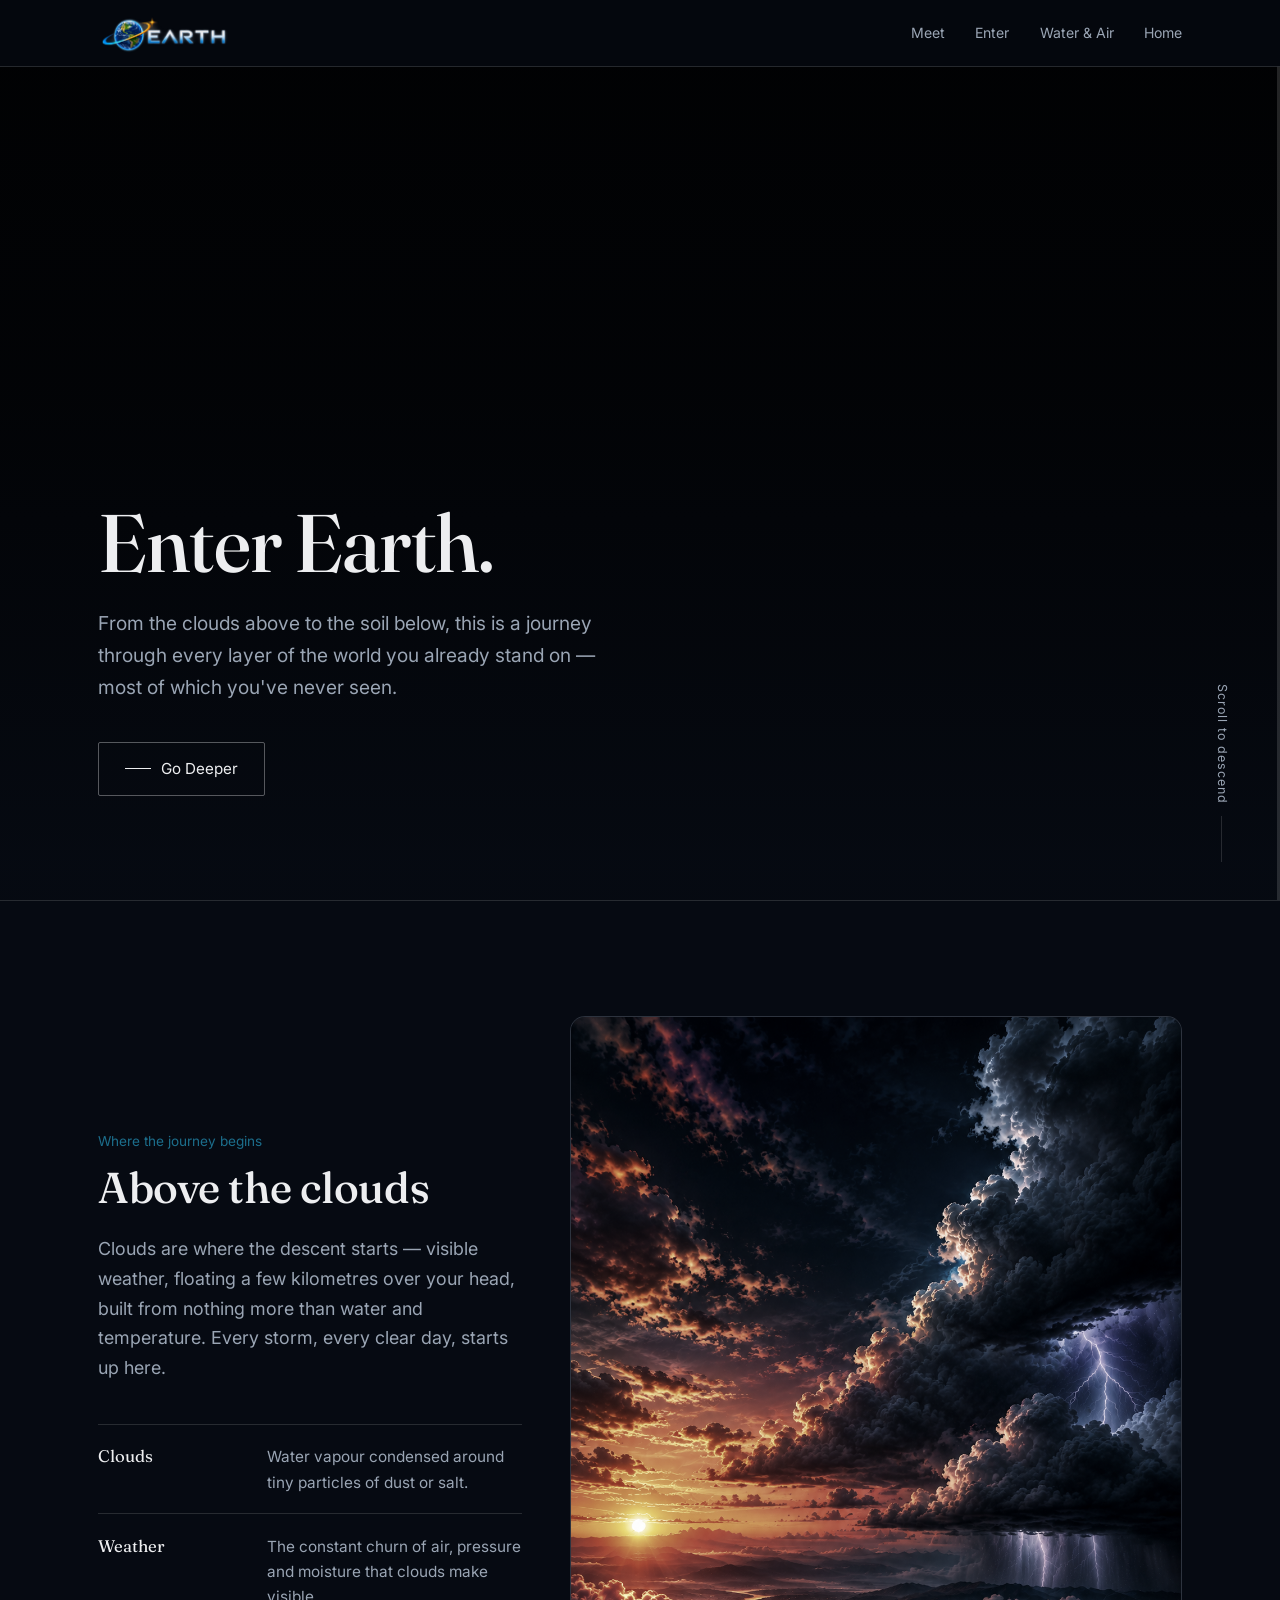
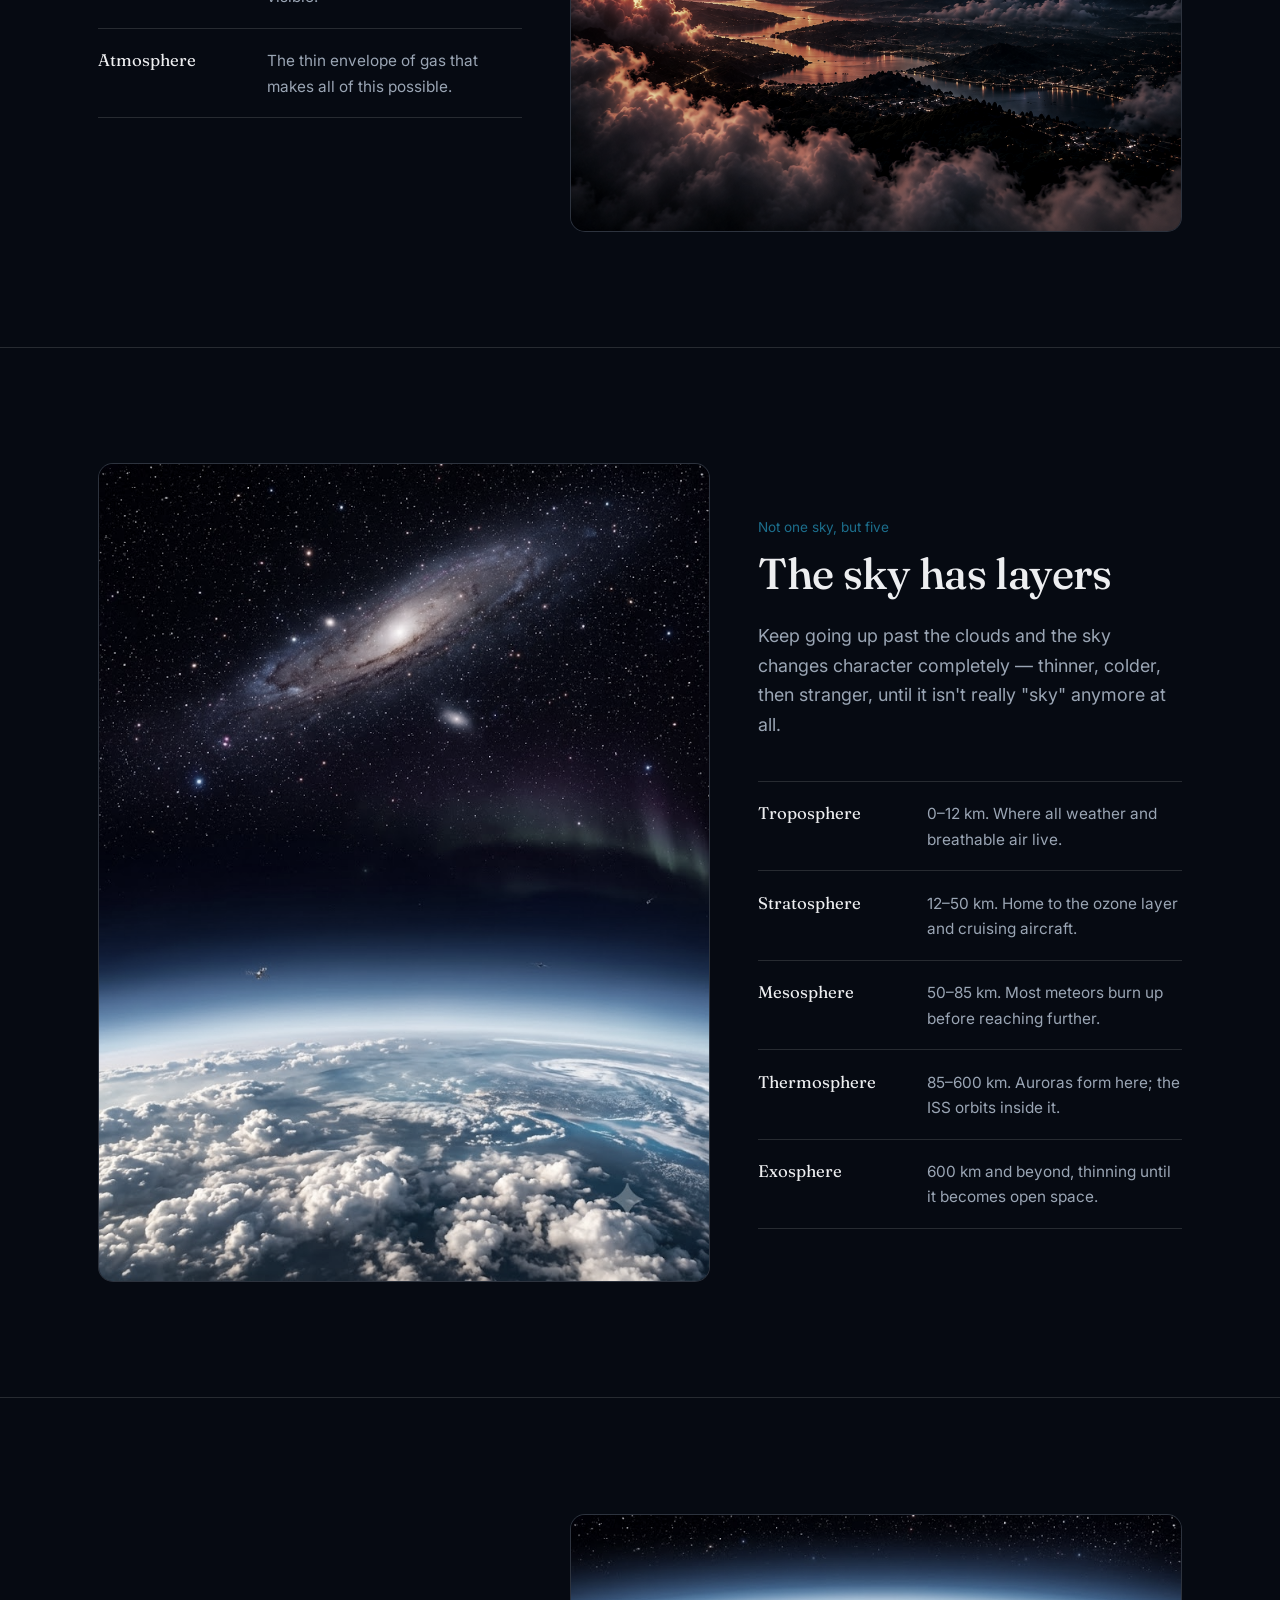
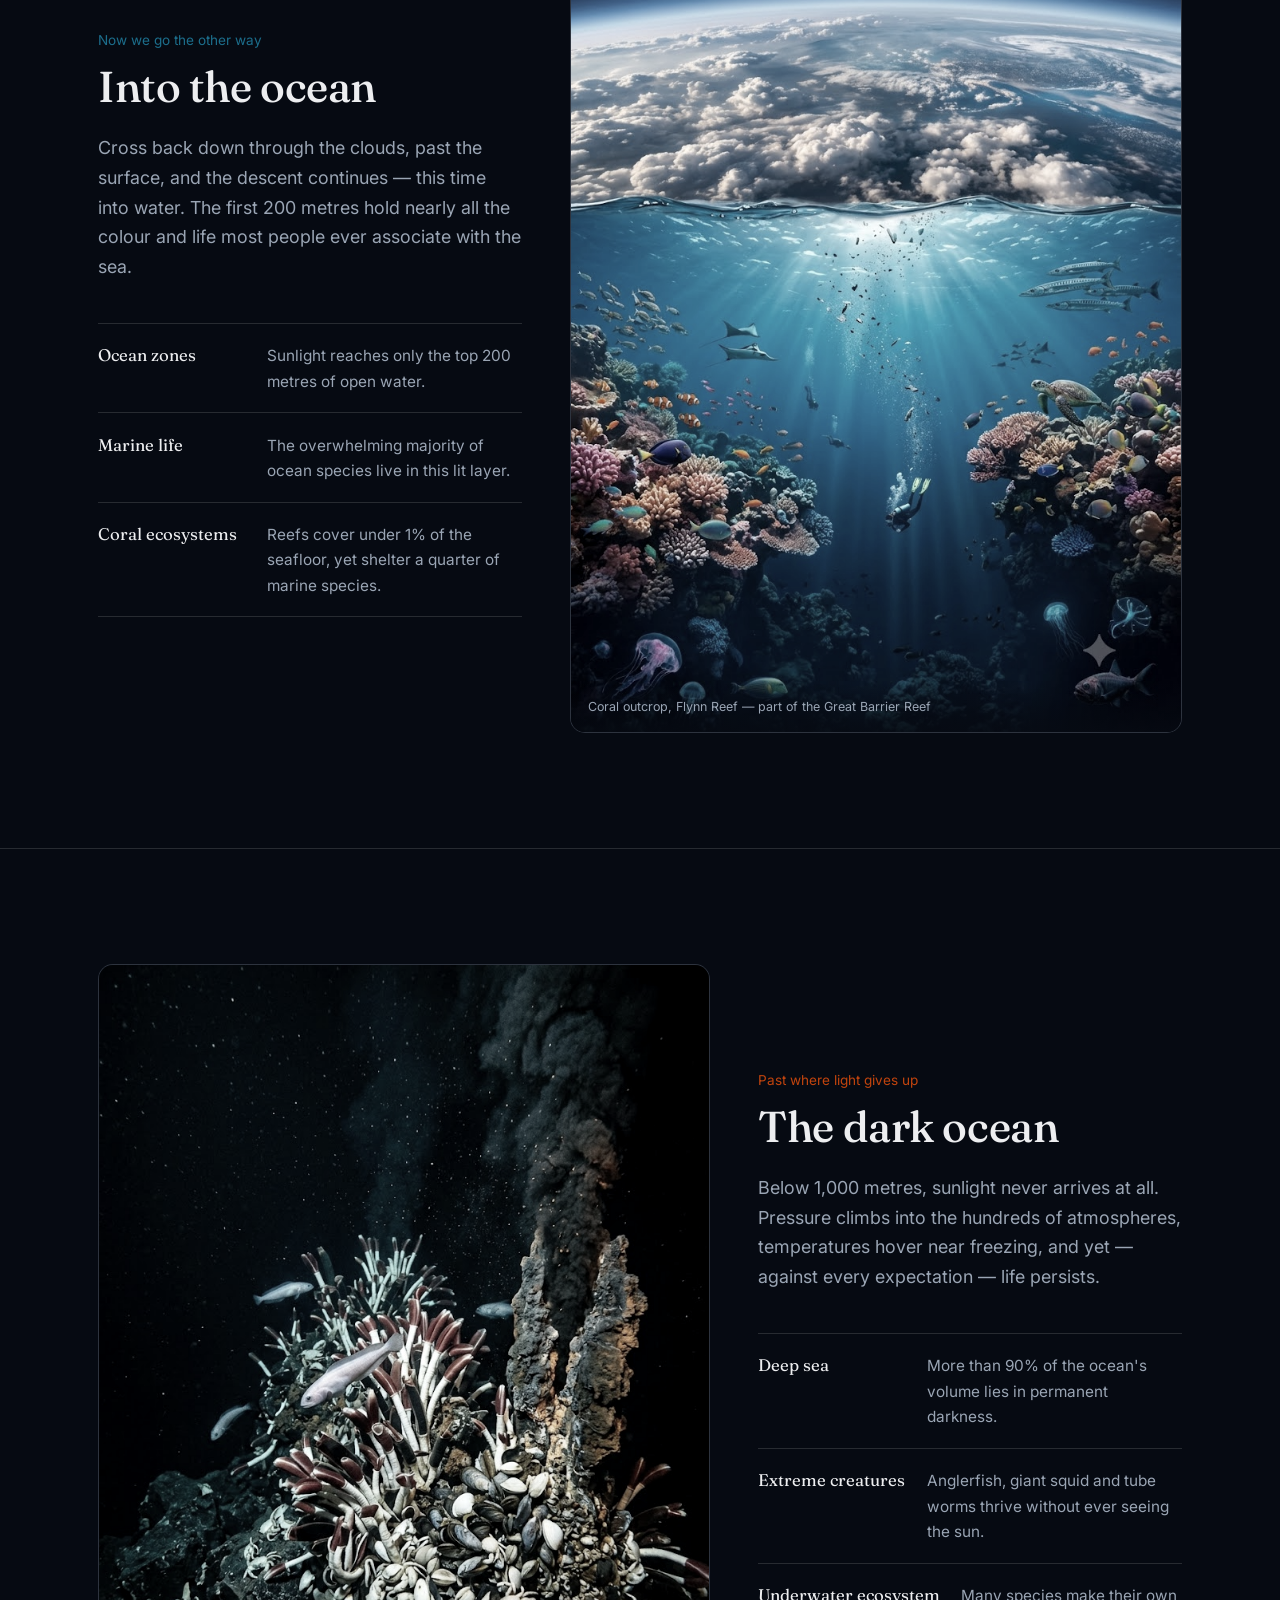
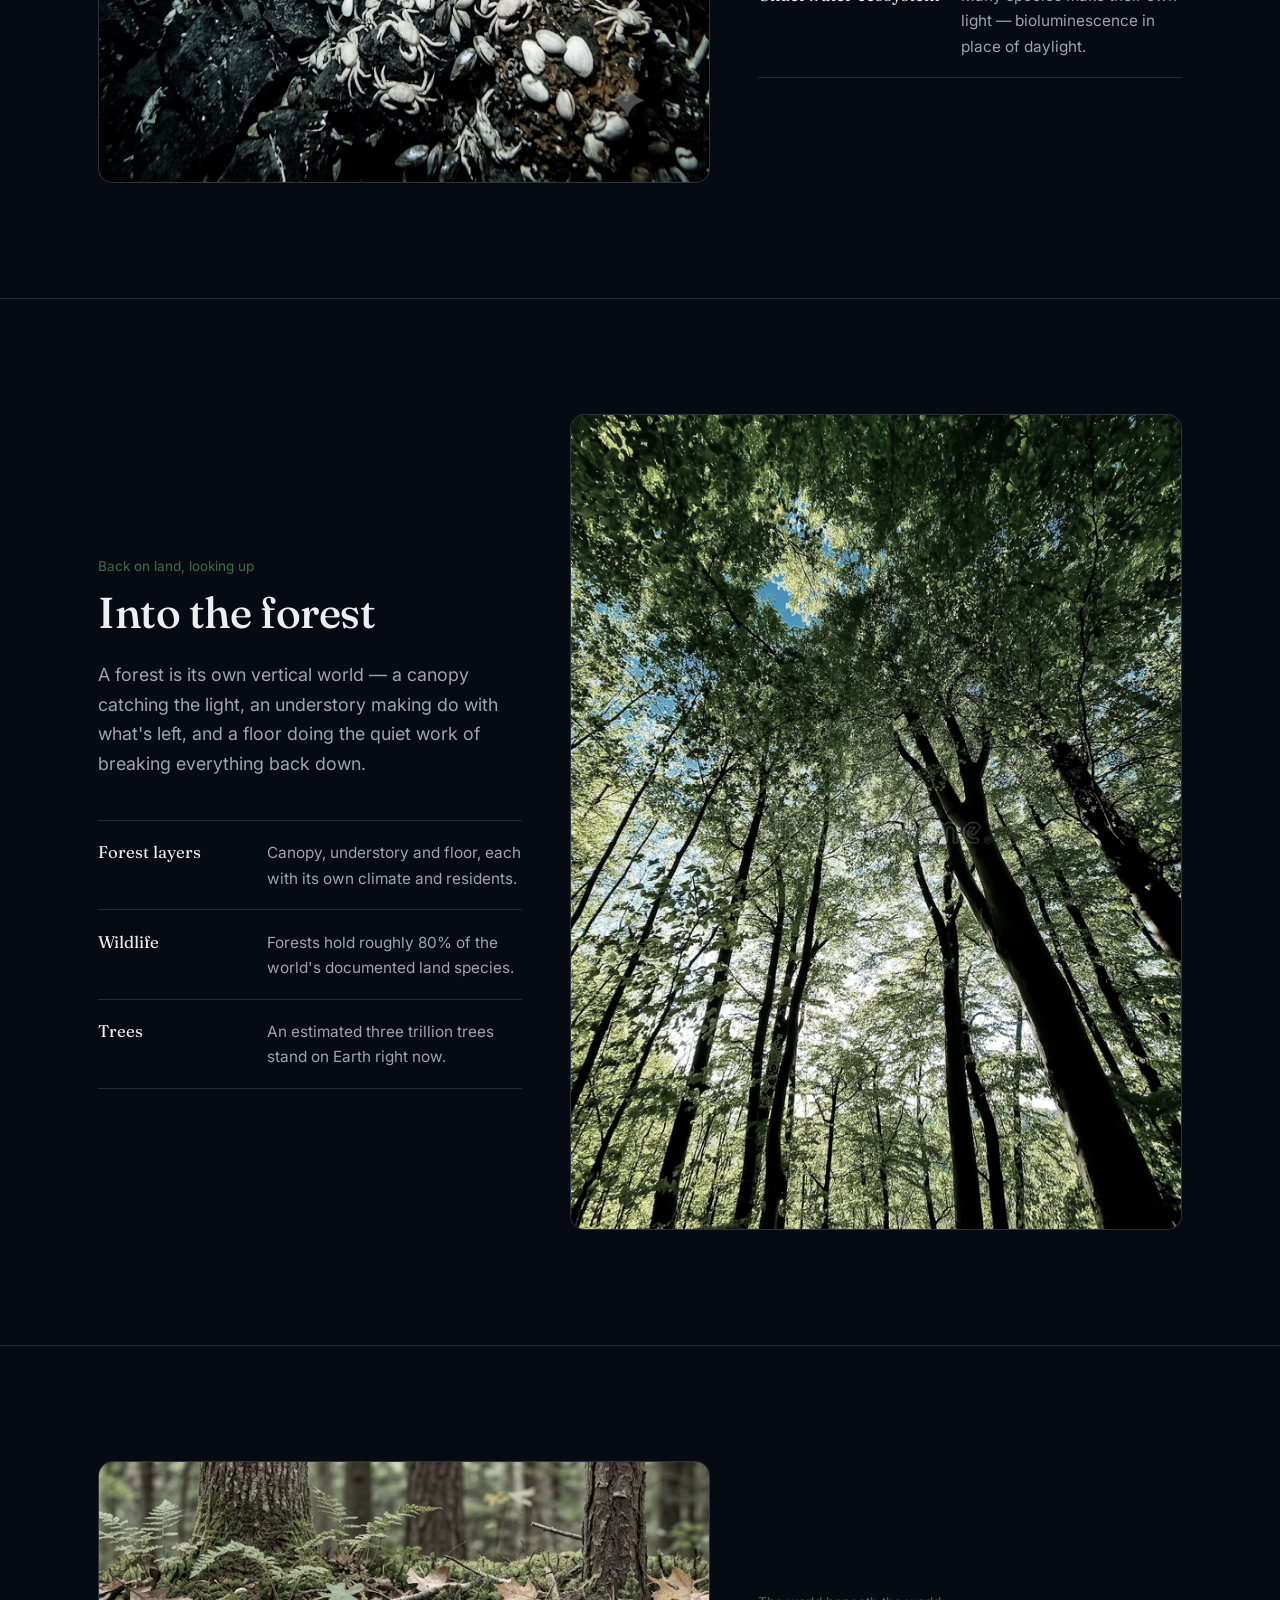
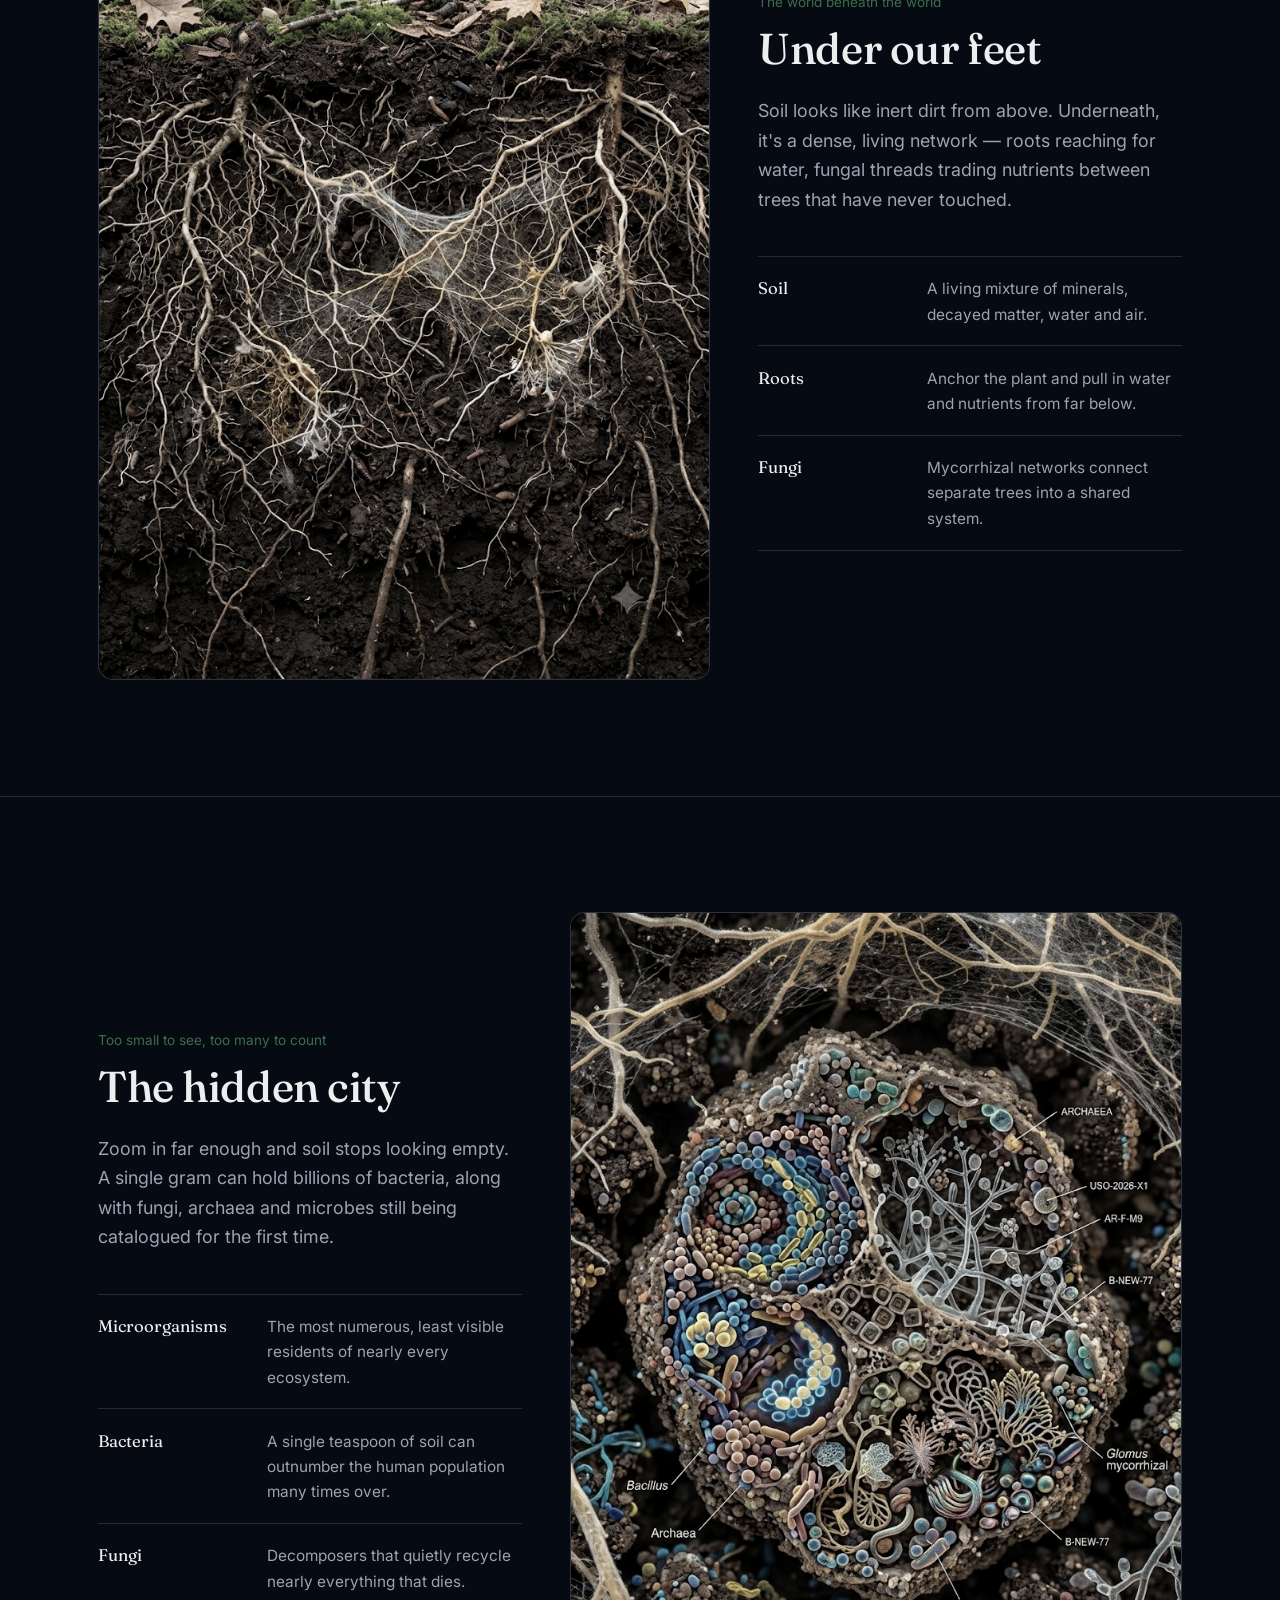
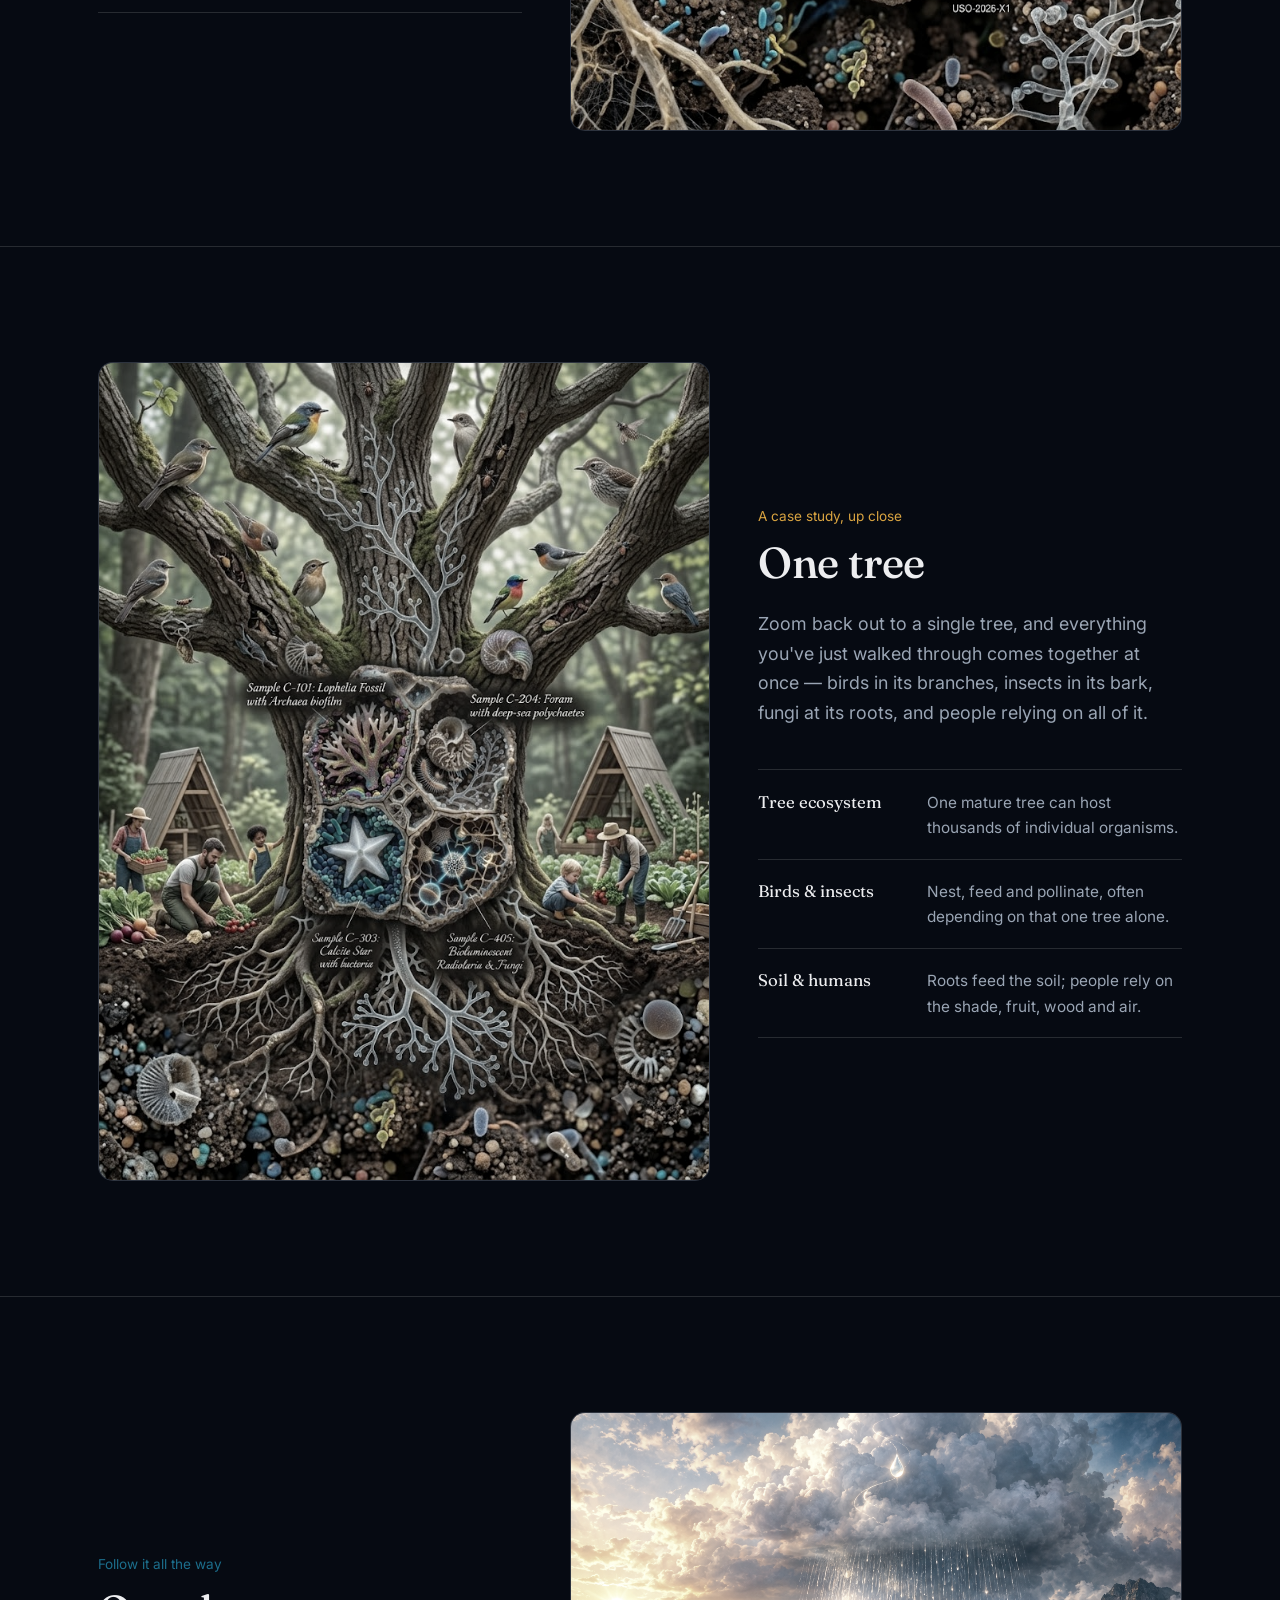
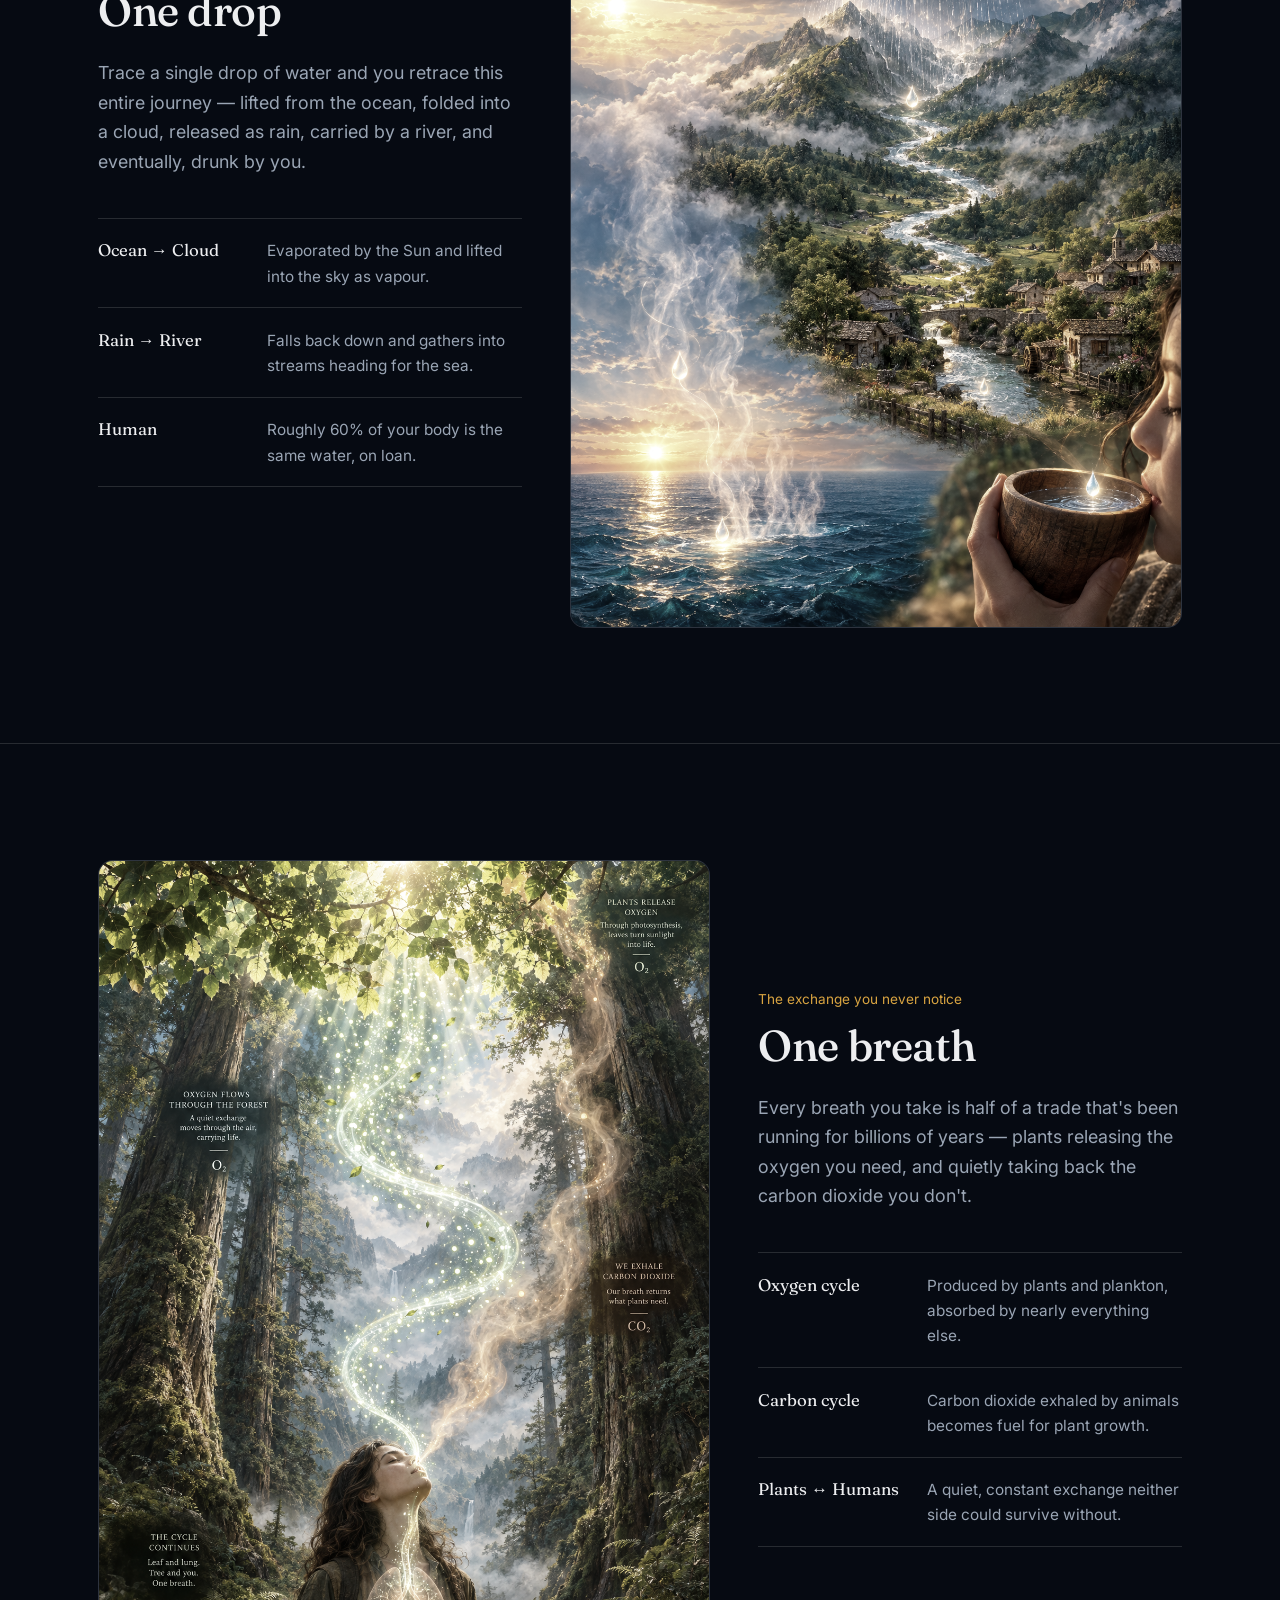
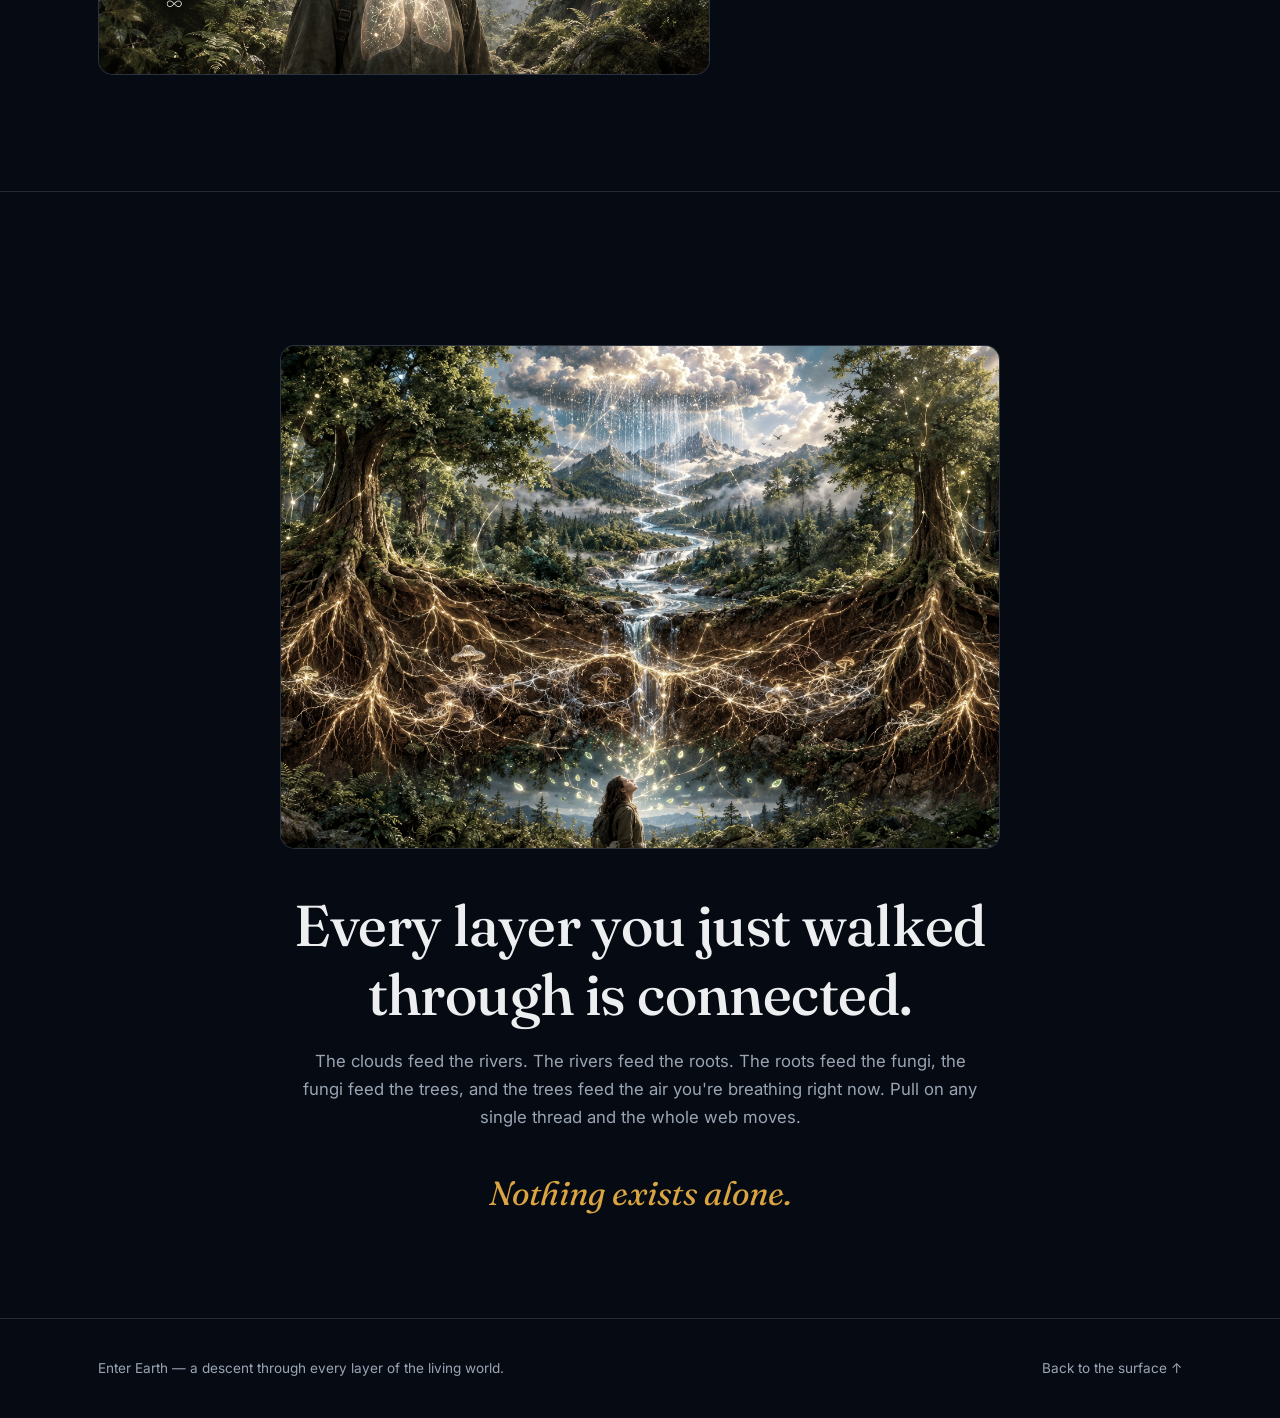
<file: earth.html>
<!DOCTYPE html>
<html lang="en">

<head>
  <meta charset="UTF-8">
  <meta name="viewport" content="width=device-width, initial-scale=1.0">
  <title>Enter Earth</title>

  <link rel="preconnect" href="https://fonts.googleapis.com">
  <link rel="preconnect" href="https://fonts.gstatic.com" crossorigin>
  <link
    href="https://fonts.googleapis.com/css2?family=Fraunces:opsz,wght@9..144,300;9..144,500;9..144,600;9..144,700&family=Inter:wght@300;400;500;600&display=swap"
    rel="stylesheet">
  <link href="https://cdnjs.cloudflare.com/ajax/libs/bootstrap/5.3.3/css/bootstrap.min.css" rel="stylesheet">
  <link rel="stylesheet" href="css/earth.css">
  <link rel="shortcut icon" href="img/image copy 35.png" type="image/x-icon">
</head>

<body>

  <!-- depth indicator -->
  <div class="depth-rail" aria-hidden="true">
    <div class="depth-rail-fill" id="depthFill"></div>
  </div>

  <nav class="site-nav">
  <div class="container-narrow">
    <!-- <a href="#top" class="brand"><span class="brand-dot"></span>Meet Earth</a> -->
     <img class="branda" src="img/image copy 40.png" alt="">

    <input type="checkbox" id="navToggle" class="nav-toggle-checkbox">
    <label for="navToggle" class="nav-toggle" aria-label="Toggle menu">
      <span></span>
      <span></span>
      <span></span>
    </label>

    <ul class="nav-links">
      <li><a class="active" href="index.html">Meet</a></li>
      <li><a href="earth.html">Enter</a></li>
      <li><a href="earth1.html">Water &amp; Air</a></li>
      <!-- <li><a href="#ch10">Extremes</a></li> -->
      <li><a href="#ch12">Home</a></li>
    </ul>
  </div>
</nav>
  <!-- 01 HERO -->
  <header id="top" class="hero">
    <div class="container-narrow hero-inner">
      <!-- <p class="hero-eyebrow">A descent through the living world</p> -->
      <h1>Enter Earth.</h1>
      <p class="hero-tagline">From the clouds above to the soil below, this is a journey through every layer of the
        world you already stand on — most of which you've never seen.</p>
      <a href="#ch02" class="cta"><span class="line"></span> Go Deeper</a>
    </div>
    <div class="hero-scroll">Scroll to descend</div>
  </header>

  <main>

    <!-- 02 — ABOVE THE CLOUDS -->
    <section id="ch02" class="chapter">
      <div class="container-narrow">
        <div class="row g-5 align-items-center">
          <div class="col-lg-5 reveal">
            <!-- <span class="chapter-number">02</span> -->
            <p class="chapter-kicker">Where the journey begins</p>
            <h2 class="chapter-title">Above the clouds</h2>
            <p class="chapter-lede">Clouds are where the descent starts — visible weather, floating a few kilometres
              over your head, built from nothing more than water and temperature. Every storm, every clear day, starts
              up here.</p>
            <ul class="facts">
              <li><span class="f-label">Clouds</span>
                <p class="f-detail">Water vapour condensed around tiny particles of dust or salt.</p>
              </li>
              <li><span class="f-label">Weather</span>
                <p class="f-detail">The constant churn of air, pressure and moisture that clouds make visible.</p>
              </li>
              <li><span class="f-label">Atmosphere</span>
                <p class="f-detail">The thin envelope of gas that makes all of this possible.</p>
              </li>
            </ul>
          </div>
          <div class="col-lg-7 reveal">
            <div class="media-frame">
              <img src="img/image copy 6.png" alt="Cumulus clouds seen from below against a blue sky">
            </div>
          </div>
        </div>
      </div>
    </section>

    <!-- 03 — THE SKY HAS LAYERS -->
    <section id="ch03" class="chapter">
      <div class="container-narrow">
        <div class="row g-5 align-items-center row-reverse-lg is-rev">
          <div class="col-lg-5 reveal">
            <!-- <span class="chapter-number">03</span> -->
            <p class="chapter-kicker">Not one sky, but five</p>
            <h2 class="chapter-title">The sky has layers</h2>
            <p class="chapter-lede">Keep going up past the clouds and the sky changes character completely — thinner,
              colder, then stranger, until it isn't really "sky" anymore at all.</p>
            <ul class="facts">
              <li><span class="f-label">Troposphere</span>
                <p class="f-detail">0–12 km. Where all weather and breathable air live.</p>
              </li>
              <li><span class="f-label">Stratosphere</span>
                <p class="f-detail">12–50 km. Home to the ozone layer and cruising aircraft.</p>
              </li>
              <li><span class="f-label">Mesosphere</span>
                <p class="f-detail">50–85 km. Most meteors burn up before reaching further.</p>
              </li>
              <li><span class="f-label">Thermosphere</span>
                <p class="f-detail">85–600 km. Auroras form here; the ISS orbits inside it.</p>
              </li>
              <li><span class="f-label">Exosphere</span>
                <p class="f-detail">600 km and beyond, thinning until it becomes open space.</p>
              </li>
            </ul>
          </div>
          <div class="col-lg-7 reveal">
            <div class="media-frame">
             <img src="img/image copy 7.png" alt="">
            </div>
          </div>
        </div>
      </div>
    </section>

    <!-- 04 — INTO THE OCEAN -->
    <section id="ch04" class="chapter">
      <div class="container-narrow">
        <div class="row g-5 align-items-center">
          <div class="col-lg-5 reveal">
            <!-- <span class="chapter-number">04</span> -->
            <p class="chapter-kicker">Now we go the other way</p>
            <h2 class="chapter-title">Into the ocean</h2>
            <p class="chapter-lede">Cross back down through the clouds, past the surface, and the descent continues —
              this time into water. The first 200 metres hold nearly all the colour and life most people ever associate
              with the sea.</p>
            <ul class="facts">
              <li><span class="f-label">Ocean zones</span>
                <p class="f-detail">Sunlight reaches only the top 200 metres of open water.</p>
              </li>
              <li><span class="f-label">Marine life</span>
                <p class="f-detail">The overwhelming majority of ocean species live in this lit layer.</p>
              </li>
              <li><span class="f-label">Coral ecosystems</span>
                <p class="f-detail">Reefs cover under 1% of the seafloor, yet shelter a quarter of marine species.</p>
              </li>
            </ul>
          </div>
          <div class="col-lg-7 reveal">
            <div class="media-frame">
              <img
                src="img/image copy 8.png"
                alt="A coral outcrop teeming with marine life on a reef">
              <div class="cap">Coral outcrop, Flynn Reef — part of the Great Barrier Reef</div>
            </div>
          </div>
        </div>
      </div>
    </section>

    <!-- 05 — THE DARK OCEAN -->
    <section id="ch05" class="chapter">
      <div class="container-narrow">
        <div class="row g-5 align-items-center row-reverse-lg is-rev">
          <div class="col-lg-5 reveal">
            <!-- <span class="chapter-number">05</span> -->
            <p class="chapter-kicker">Past where light gives up</p>
            <h2 class="chapter-title">The dark ocean</h2>
            <p class="chapter-lede">Below 1,000 metres, sunlight never arrives at all. Pressure climbs into the hundreds
              of atmospheres, temperatures hover near freezing, and yet — against every expectation — life persists.</p>
            <ul class="facts">
              <li><span class="f-label">Deep sea</span>
                <p class="f-detail">More than 90% of the ocean's volume lies in permanent darkness.</p>
              </li>
              <li><span class="f-label">Extreme creatures</span>
                <p class="f-detail">Anglerfish, giant squid and tube worms thrive without ever seeing the sun.</p>
              </li>
              <li><span class="f-label">Underwater ecosystem</span>
                <p class="f-detail">Many species make their own light — bioluminescence in place of daylight.</p>
              </li>
            </ul>
          </div>
          <div class="col-lg-7 reveal">
            <div class="media-frame">
              <img
                src="img/image copy 9.png"alt="Diagram of the deep ocean zones with bioluminescent creatures in the dark">
            </div>
          </div>
        </div>
      </div>
    </section>

    <!-- 06 — INTO THE FOREST -->
    <section id="ch06" class="chapter">
      <div class="container-narrow">
        <div class="row g-5 align-items-center">
          <div class="col-lg-5 reveal">
            <!-- <span class="chapter-number">06</span> -->
            <p class="chapter-kicker">Back on land, looking up</p>
            <h2 class="chapter-title">Into the forest</h2>
            <p class="chapter-lede">A forest is its own vertical world — a canopy catching the light, an understory
              making do with what's left, and a floor doing the quiet work of breaking everything back down.</p>
            <ul class="facts">
              <li><span class="f-label">Forest layers</span>
                <p class="f-detail">Canopy, understory and floor, each with its own climate and residents.</p>
              </li>
              <li><span class="f-label">Wildlife</span>
                <p class="f-detail">Forests hold roughly 80% of the world's documented land species.</p>
              </li>
              <li><span class="f-label">Trees</span>
                <p class="f-detail">An estimated three trillion trees stand on Earth right now.</p>
              </li>
            </ul>
          </div>
          <div class="col-lg-7 reveal">
            <div class="media-frame">
              <img src="img/image copy 11.png"
                alt="Dense green rainforest canopy seen from above">
            </div>
          </div>
        </div>
      </div>
    </section>

    <!-- 07 — UNDER OUR FEET -->
    <section id="ch07" class="chapter">
      <div class="container-narrow">
        <div class="row g-5 align-items-center row-reverse-lg is-rev">
          <div class="col-lg-5 reveal">
            <!-- <span class="chapter-number">07</span> -->
            <p class="chapter-kicker">The world beneath the world</p>
            <h2 class="chapter-title">Under our feet</h2>
            <p class="chapter-lede">Soil looks like inert dirt from above. Underneath, it's a dense, living network —
              roots reaching for water, fungal threads trading nutrients between trees that have never touched.</p>
            <ul class="facts">
              <li><span class="f-label">Soil</span>
                <p class="f-detail">A living mixture of minerals, decayed matter, water and air.</p>
              </li>
              <li><span class="f-label">Roots</span>
                <p class="f-detail">Anchor the plant and pull in water and nutrients from far below.</p>
              </li>
              <li><span class="f-label">Fungi</span>
                <p class="f-detail">Mycorrhizal networks connect separate trees into a shared system.</p>
              </li>
            </ul>
          </div>
          <div class="col-lg-7 reveal">
            <div class="media-frame">
              <img
                src="img/image copy 12.png"alt="Diagram of roots and a fungal network beneath the soil">
            </div>
          </div>
        </div>
      </div>
    </section>

    <!-- 08 — THE HIDDEN CITY -->
    <section id="ch08" class="chapter">
      <div class="container-narrow">
        <div class="row g-5 align-items-center">
          <div class="col-lg-5 reveal">
            <!-- <span class="chapter-number">08</span> -->
            <p class="chapter-kicker">Too small to see, too many to count</p>
            <h2 class="chapter-title">The hidden city</h2>
            <p class="chapter-lede">Zoom in far enough and soil stops looking empty. A single gram can hold billions of
              bacteria, along with fungi, archaea and microbes still being catalogued for the first time.</p>
            <ul class="facts">
              <li><span class="f-label">Microorganisms</span>
                <p class="f-detail">The most numerous, least visible residents of nearly every ecosystem.</p>
              </li>
              <li><span class="f-label">Bacteria</span>
                <p class="f-detail">A single teaspoon of soil can outnumber the human population many times over.</p>
              </li>
              <li><span class="f-label">Fungi</span>
                <p class="f-detail">Decomposers that quietly recycle nearly everything that dies.</p>
              </li>
            </ul>
          </div>
          <div class="col-lg-7 reveal">
            <div class="media-frame">
              <img
                src="img/image copy 13.png"alt="Illustration of microorganisms including bacteria and fungi">
            </div>
          </div>
        </div>
      </div>
    </section>

    <!-- 09 — ONE TREE -->
    <section id="ch09" class="chapter">
      <div class="container-narrow">
        <div class="row g-5 align-items-center row-reverse-lg is-rev">
          <div class="col-lg-5 reveal">
            <!-- <span class="chapter-number">09</span> -->
            <p class="chapter-kicker">A case study, up close</p>
            <h2 class="chapter-title">One tree</h2>
            <p class="chapter-lede">Zoom back out to a single tree, and everything you've just walked through comes
              together at once — birds in its branches, insects in its bark, fungi at its roots, and people relying on
              all of it.</p>
            <ul class="facts">
              <li><span class="f-label">Tree ecosystem</span>
                <p class="f-detail">One mature tree can host thousands of individual organisms.</p>
              </li>
              <li><span class="f-label">Birds &amp; insects</span>
                <p class="f-detail">Nest, feed and pollinate, often depending on that one tree alone.</p>
              </li>
              <li><span class="f-label">Soil &amp; humans</span>
                <p class="f-detail">Roots feed the soil; people rely on the shade, fruit, wood and air.</p>
              </li>
            </ul>
          </div>
          <div class="col-lg-7 reveal">
            <div class="media-frame">
              <img
                src="img/image copy 14.png"alt="Diagram showing one tree connected to birds, insects, soil and humans">
            </div>
          </div>
        </div>
      </div>
    </section>

    <!-- 10 — ONE DROP -->
    <section id="ch10" class="chapter">
      <div class="container-narrow">
        <div class="row g-5 align-items-center">
          <div class="col-lg-5 reveal">
            <!-- <span class="chapter-number">10</span> -->
            <p class="chapter-kicker">Follow it all the way</p>
            <h2 class="chapter-title">One drop</h2>
            <p class="chapter-lede">Trace a single drop of water and you retrace this entire journey — lifted from the
              ocean, folded into a cloud, released as rain, carried by a river, and eventually, drunk by you.</p>
            <ul class="facts">
              <li><span class="f-label">Ocean → Cloud</span>
                <p class="f-detail">Evaporated by the Sun and lifted into the sky as vapour.</p>
              </li>
              <li><span class="f-label">Rain → River</span>
                <p class="f-detail">Falls back down and gathers into streams heading for the sea.</p>
              </li>
              <li><span class="f-label">Human</span>
                <p class="f-detail">Roughly 60% of your body is the same water, on loan.</p>
              </li>
            </ul>
          </div>
          <div class="col-lg-7 reveal">
            <div class="media-frame">
              <img
                src="img/image copy 15.png"alt="Diagram showing water's journey from ocean to cloud, rain, river and a person">
            </div>
          </div>
        </div>
      </div>
    </section>

    <!-- 11 — ONE BREATH -->
    <section id="ch11" class="chapter">
      <div class="container-narrow">
        <div class="row g-5 align-items-center row-reverse-lg is-rev">
          <div class="col-lg-5 reveal">
            <!-- <span class="chapter-number">11</span> -->
            <p class="chapter-kicker">The exchange you never notice</p>
            <h2 class="chapter-title">One breath</h2>
            <p class="chapter-lede">Every breath you take is half of a trade that's been running for billions of years —
              plants releasing the oxygen you need, and quietly taking back the carbon dioxide you don't.</p>
            <ul class="facts">
              <li><span class="f-label">Oxygen cycle</span>
                <p class="f-detail">Produced by plants and plankton, absorbed by nearly everything else.</p>
              </li>
              <li><span class="f-label">Carbon cycle</span>
                <p class="f-detail">Carbon dioxide exhaled by animals becomes fuel for plant growth.</p>
              </li>
              <li><span class="f-label">Plants ↔ Humans</span>
                <p class="f-detail">A quiet, constant exchange neither side could survive without.</p>
              </li>
            </ul>
          </div>
          <div class="col-lg-7 reveal">
            <div class="media-frame">
              <img
                src="img/image copy 16.png"alt="Diagram showing the exchange of oxygen and carbon dioxide between a plant and a person">
            </div>
          </div>
        </div>
      </div>
    </section>

    <!-- 12 — THE WEB -->
    <section id="ch12" class="chapter finale">
      <div class="container-narrow">
        <div class="media-frame finale-media reveal">
          <img
            src="img/image copy 17.png"alt="A network diagram showing species connected by food chains and ecosystem relationships">
        </div>
        <!-- <span class="chapter-number" style="margin:1rem auto 1rem;">12</span> -->
        <h2 class="reveal">Every layer you just walked through is connected.</h2>
        <p class="reveal">The clouds feed the rivers. The rivers feed the roots. The roots feed the fungi, the fungi
          feed the trees, and the trees feed the air you're breathing right now. Pull on any single thread and the whole
          web moves.</p>
        <span class="home-word reveal">Nothing exists alone.</span>
      </div>
    </section>

  </main>

  <footer>
    <div class="container-narrow d-flex flex-wrap justify-content-between align-items-center gap-2">
      <p>Enter Earth — a descent through every layer of the living world.</p>
      <a href="#top" class="back-top">Back to the surface ↑</a>
    </div>
  </footer>

  <script src="https://cdnjs.cloudflare.com/ajax/libs/bootstrap/5.3.3/js/bootstrap.bundle.min.js"></script>
  <script>
    const io = new IntersectionObserver((entries) => {
      entries.forEach(e => { if (e.isIntersecting) { e.target.classList.add('in'); io.unobserve(e.target); } });
    }, { threshold: 0.18 });
    document.querySelectorAll('.reveal').forEach(el => io.observe(el));

    const fill = document.getElementById('depthFill');
    function updateDepth() {
      const scrollTop = window.scrollY;
      const docHeight = document.documentElement.scrollHeight - window.innerHeight;
      const pct = docHeight > 0 ? Math.min(100, (scrollTop / docHeight) * 100) : 0;
      fill.style.height = pct + '%';
    }
    window.addEventListener('scroll', updateDepth, { passive: true });
    updateDepth();
  </script>
</body>

</html>
</file>
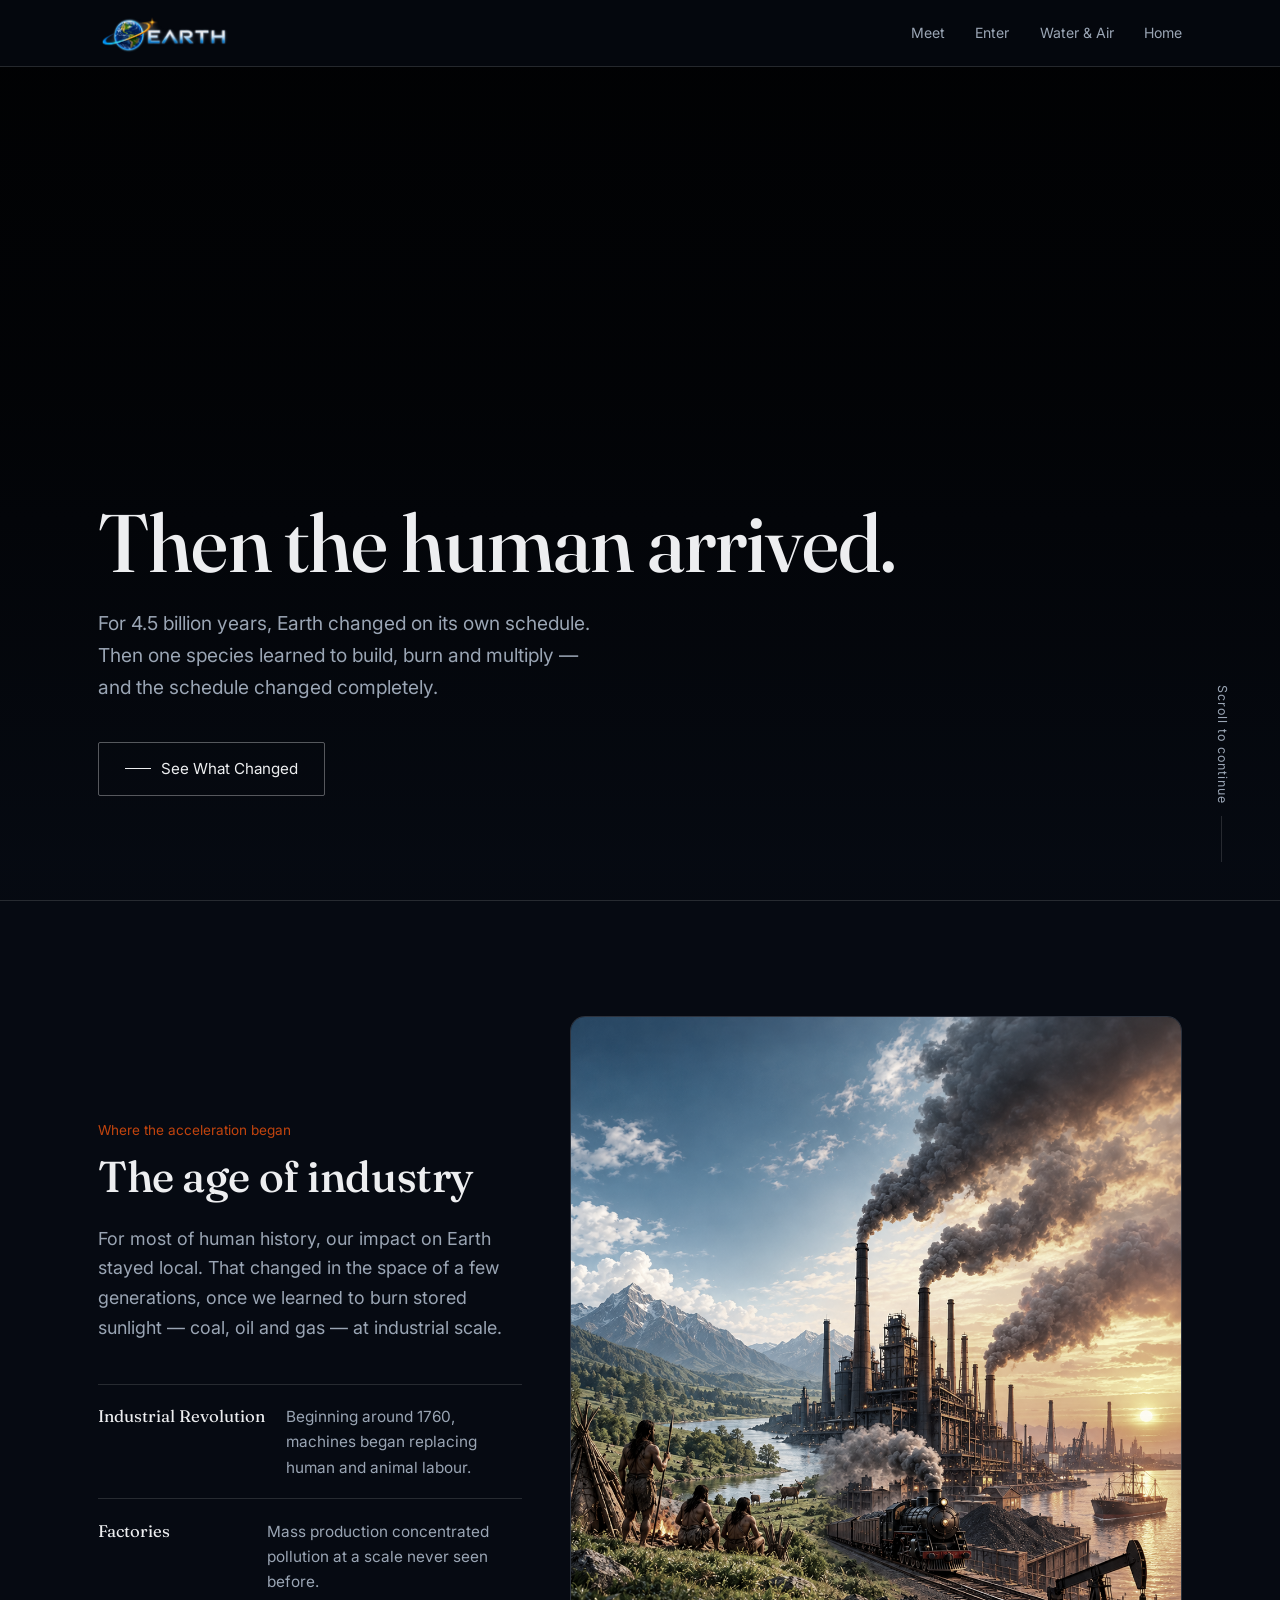
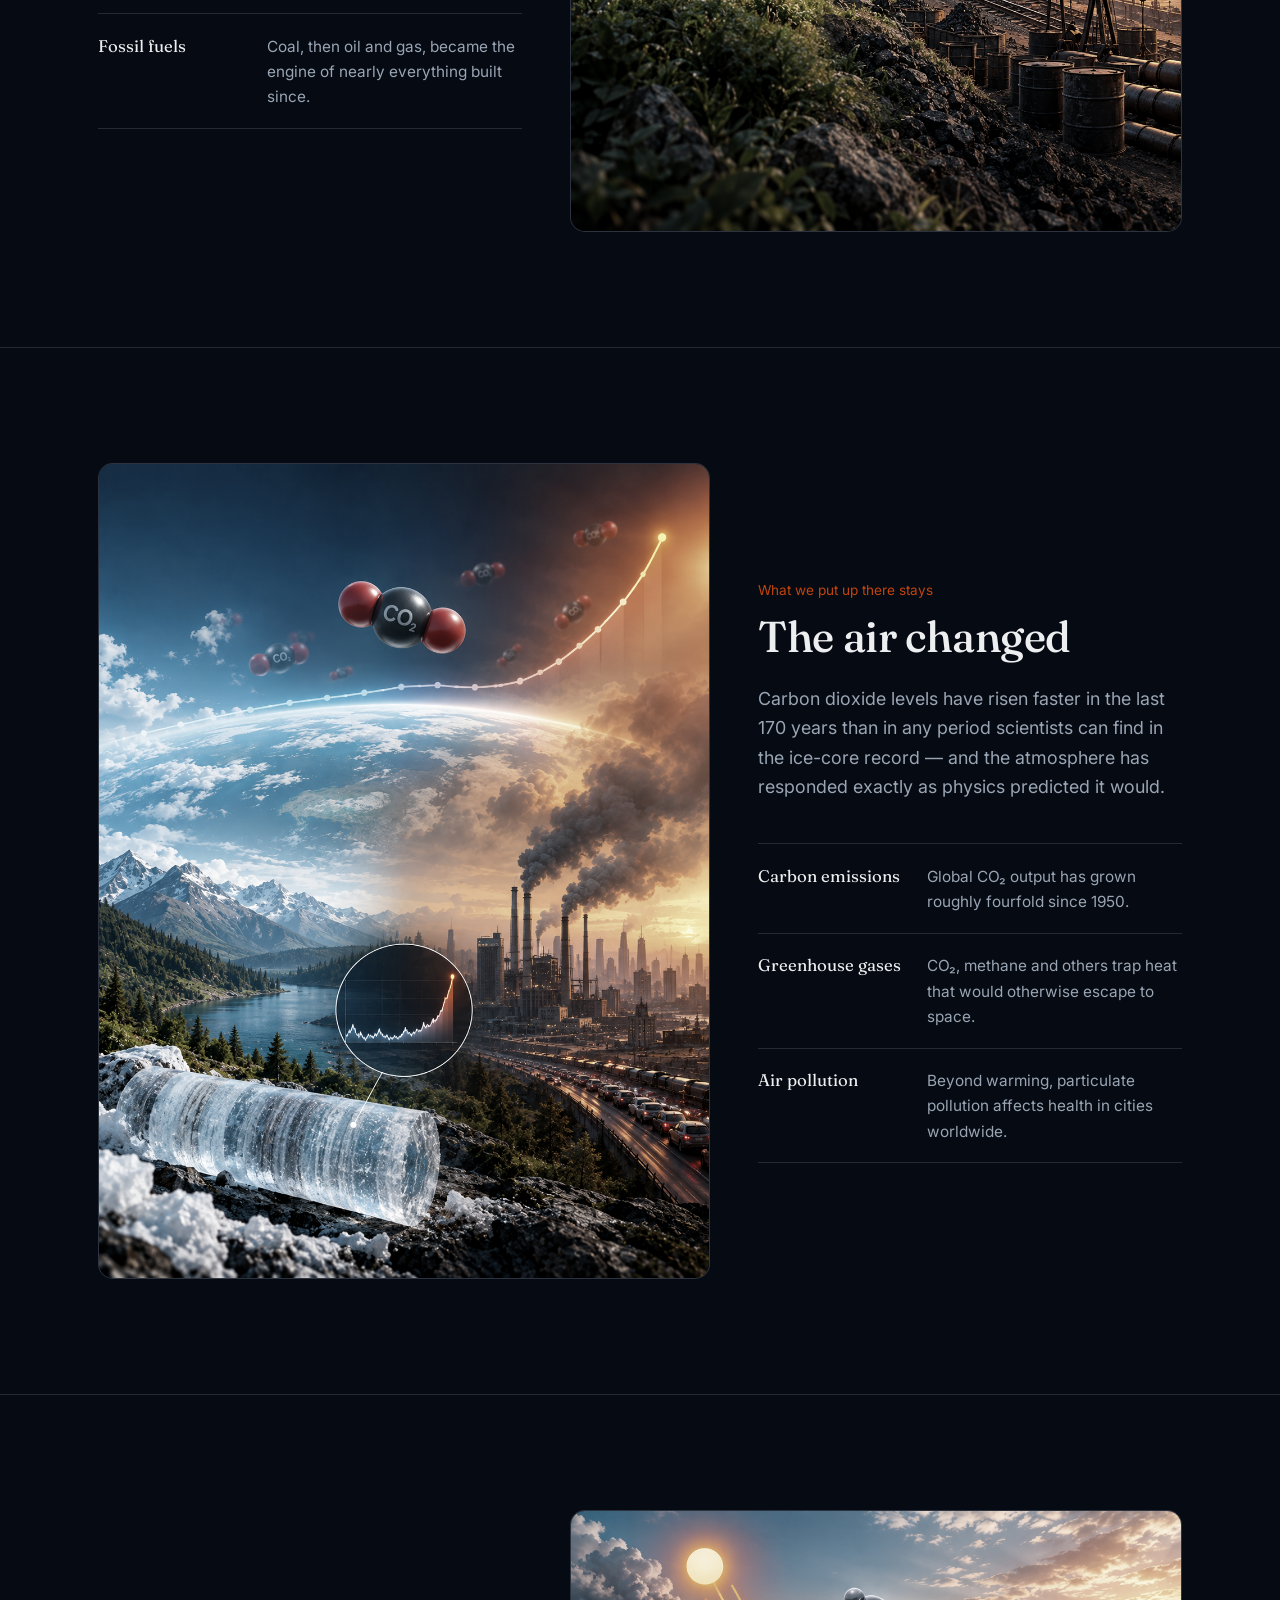
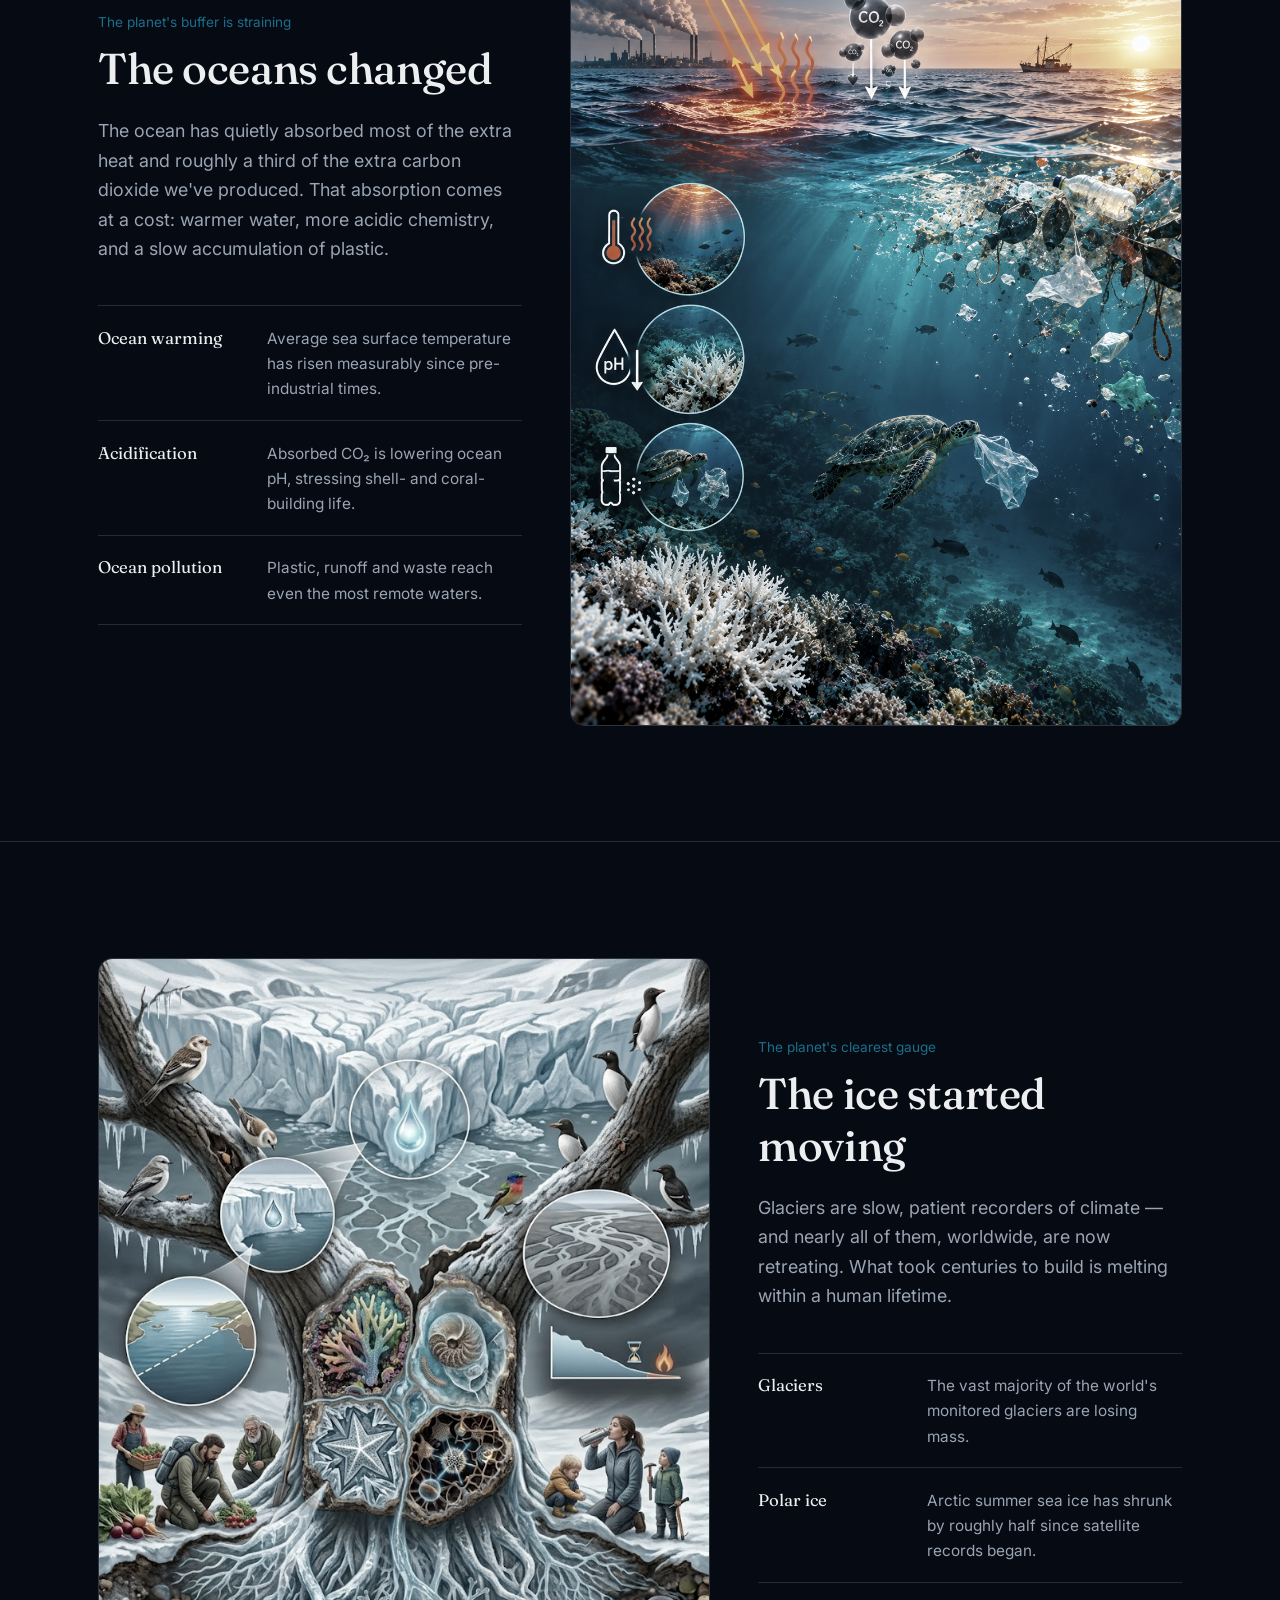
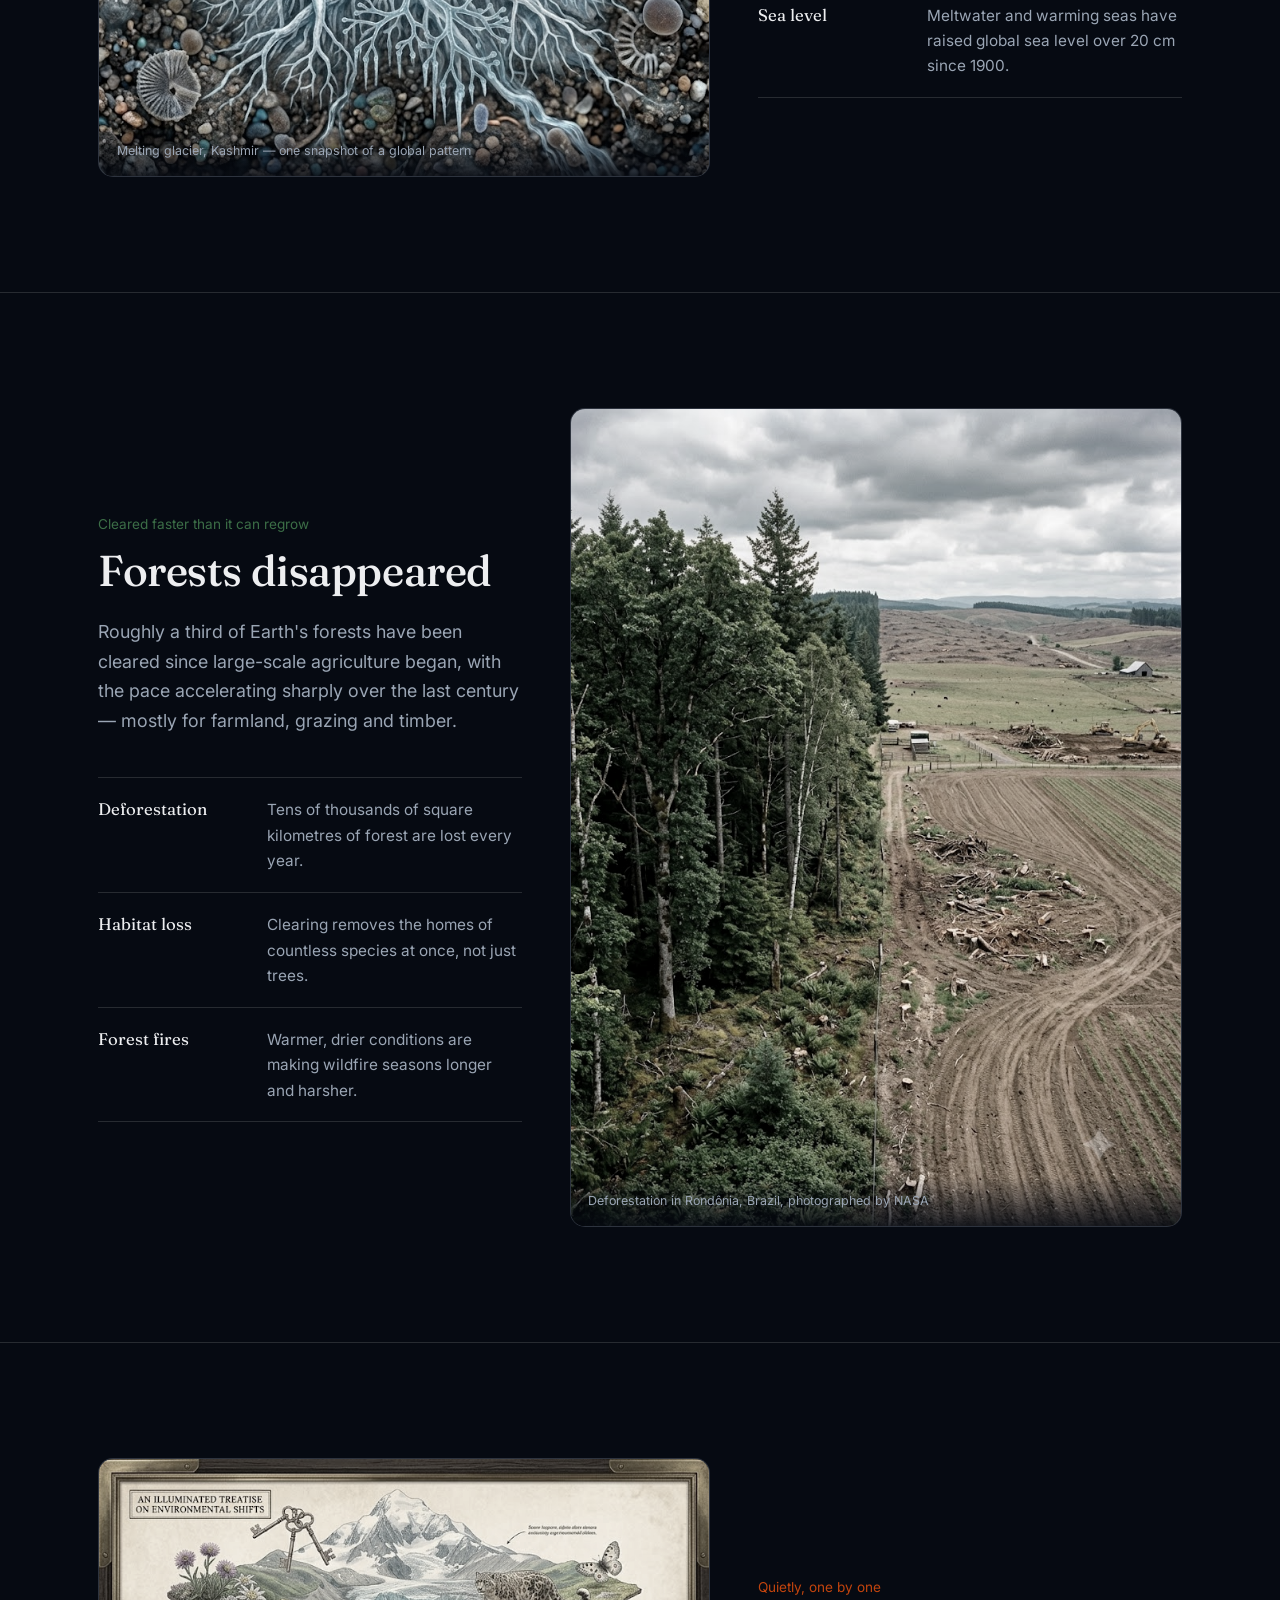
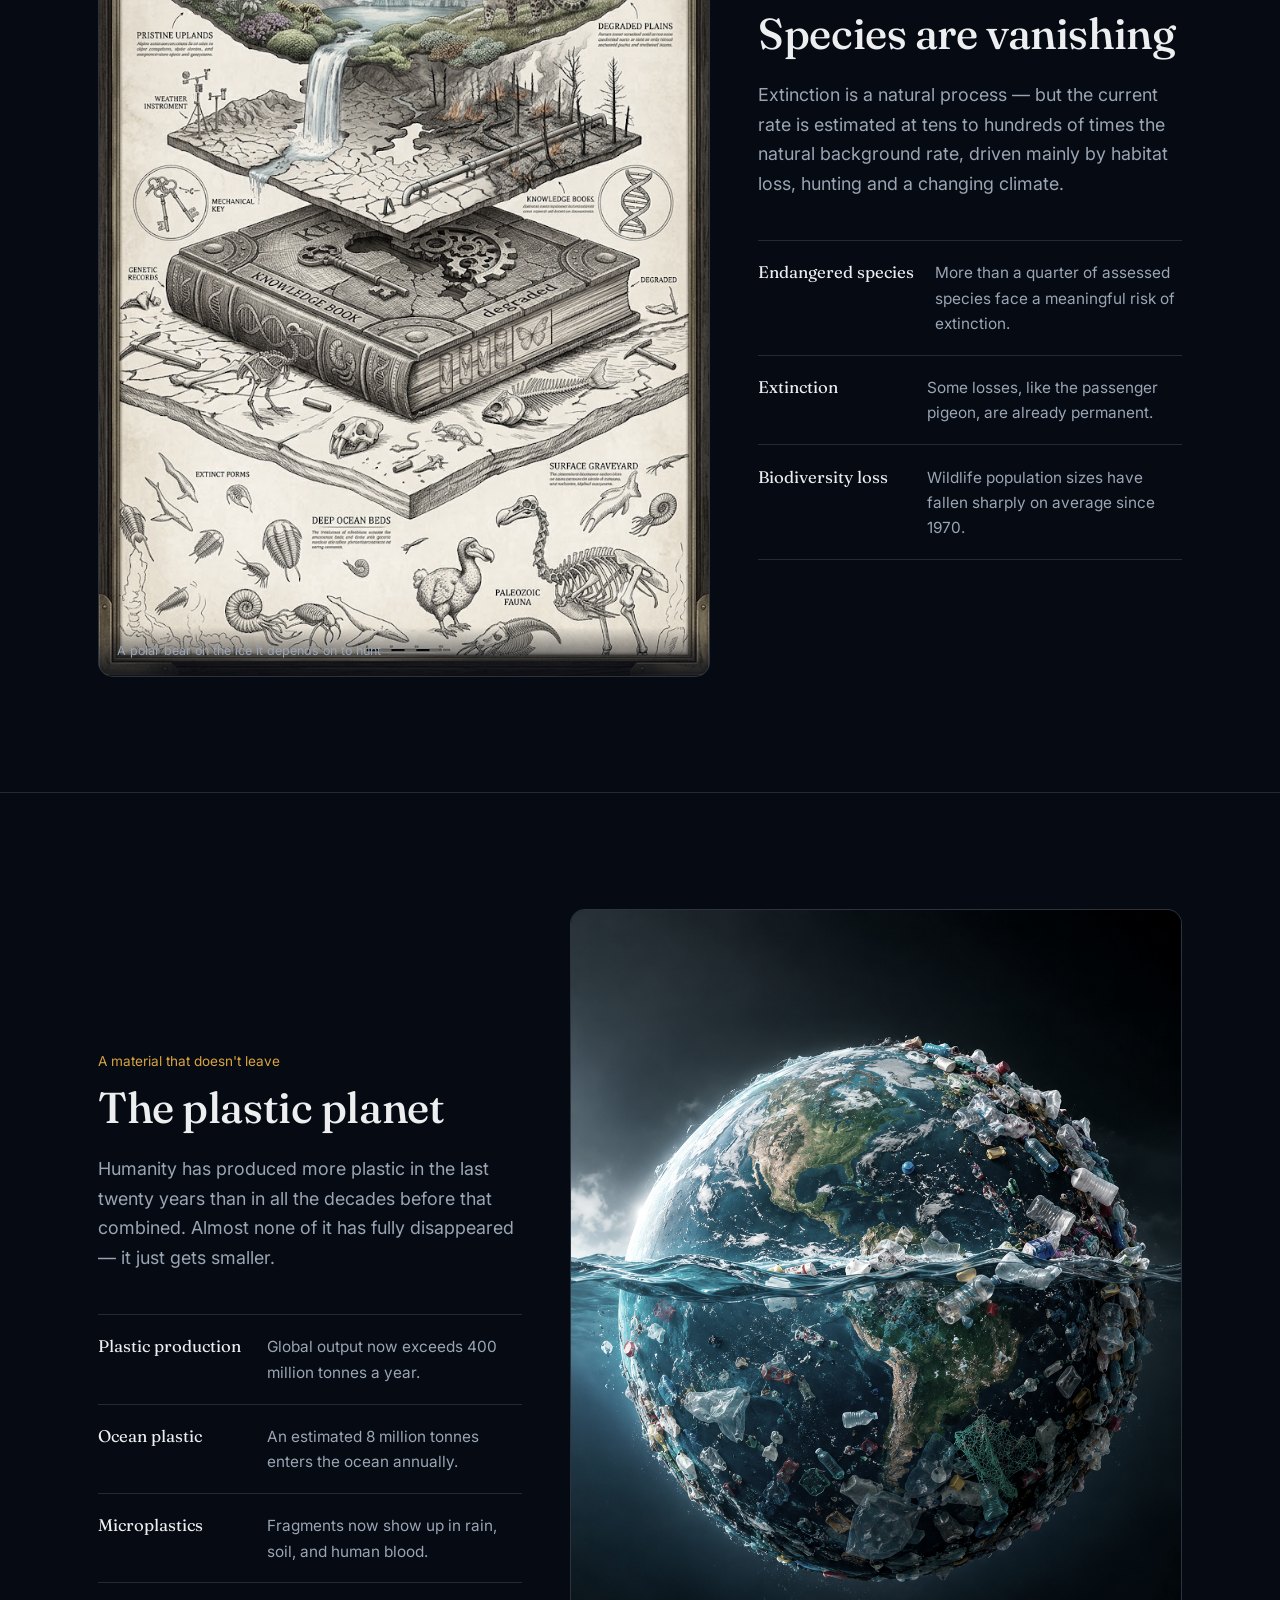
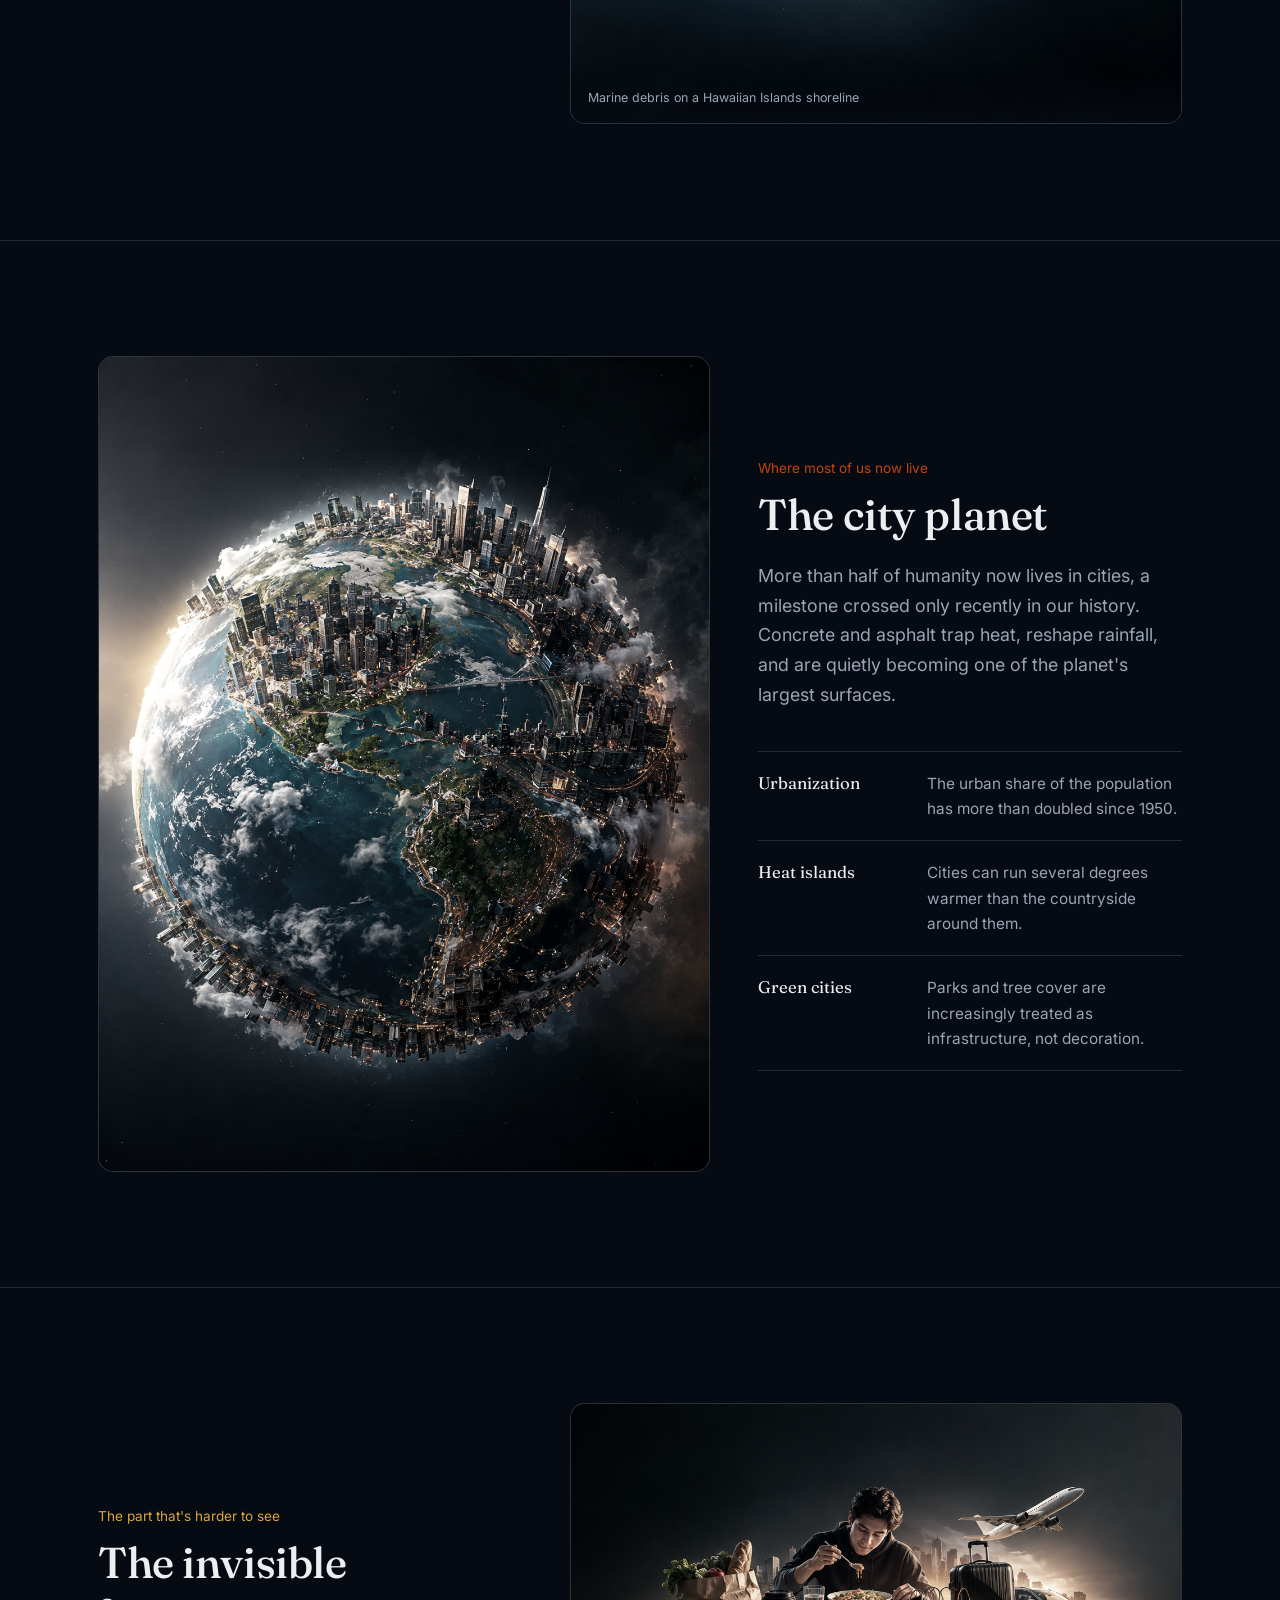
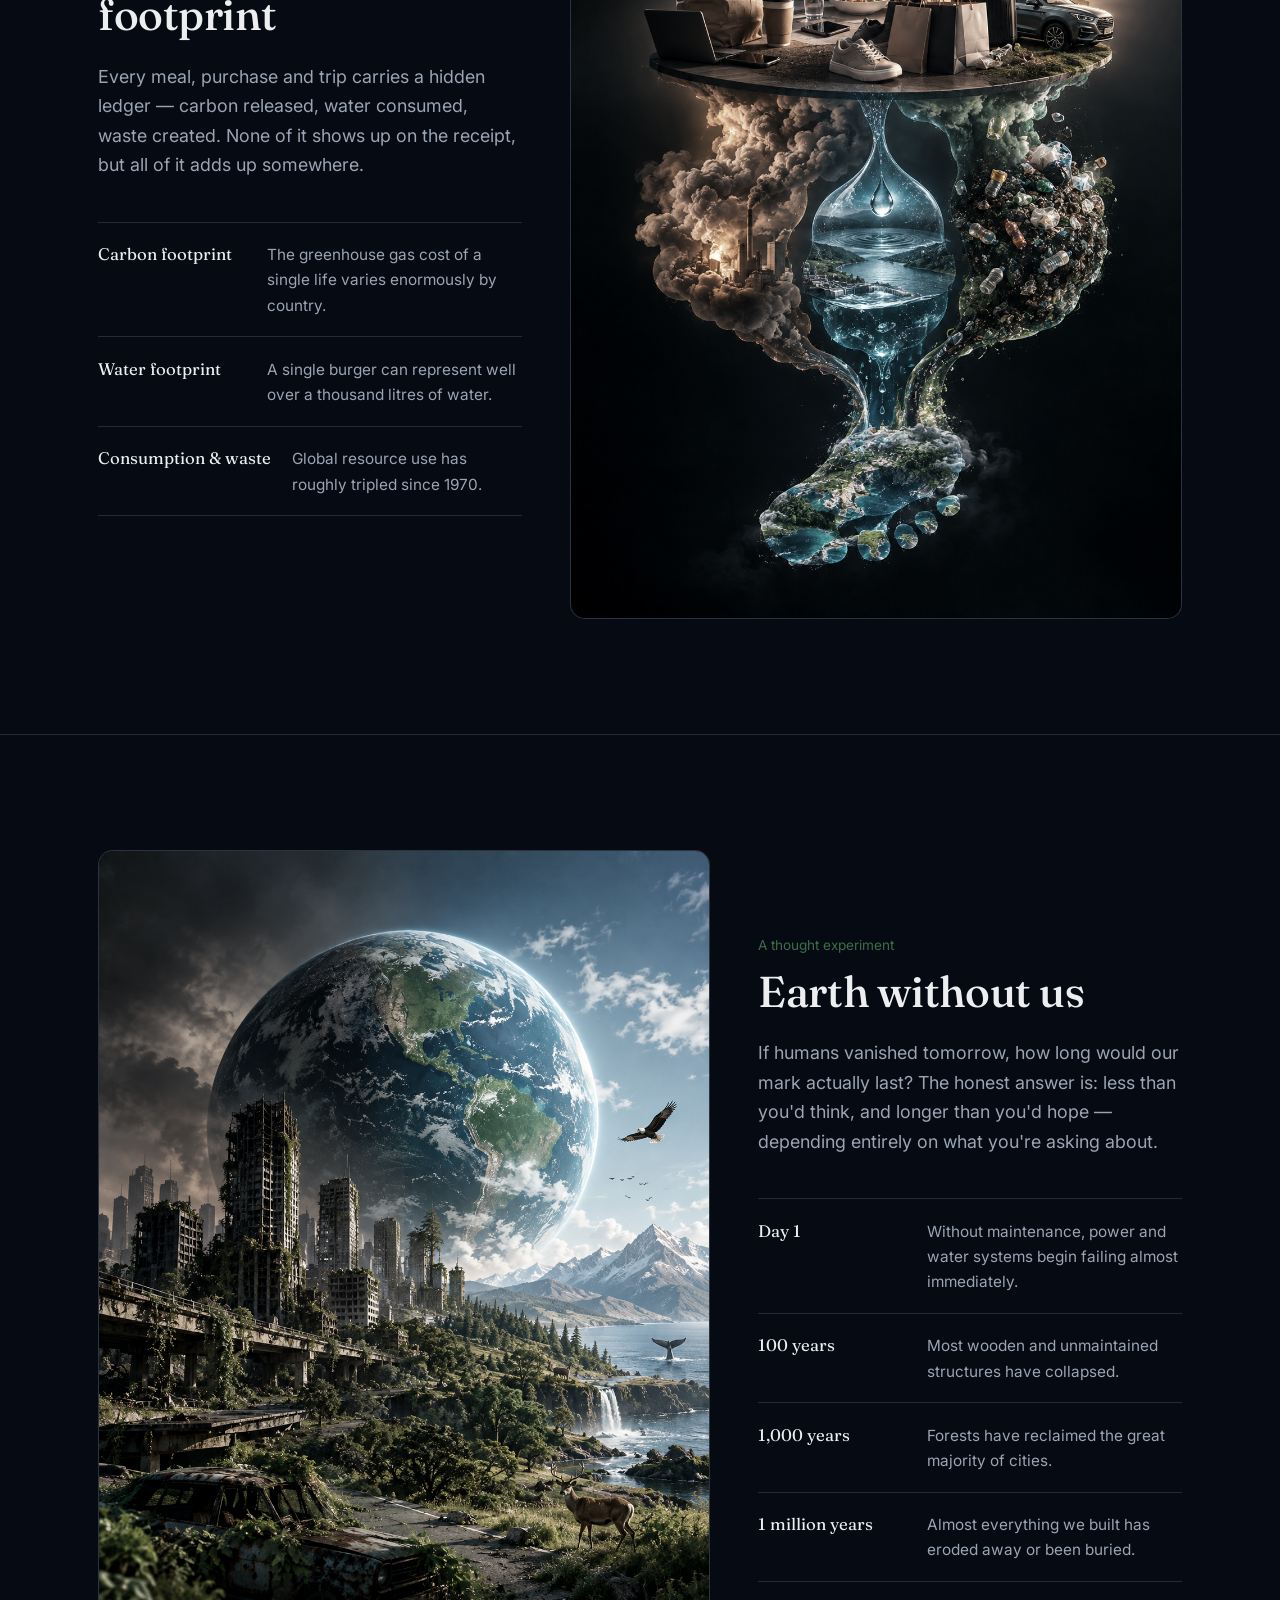
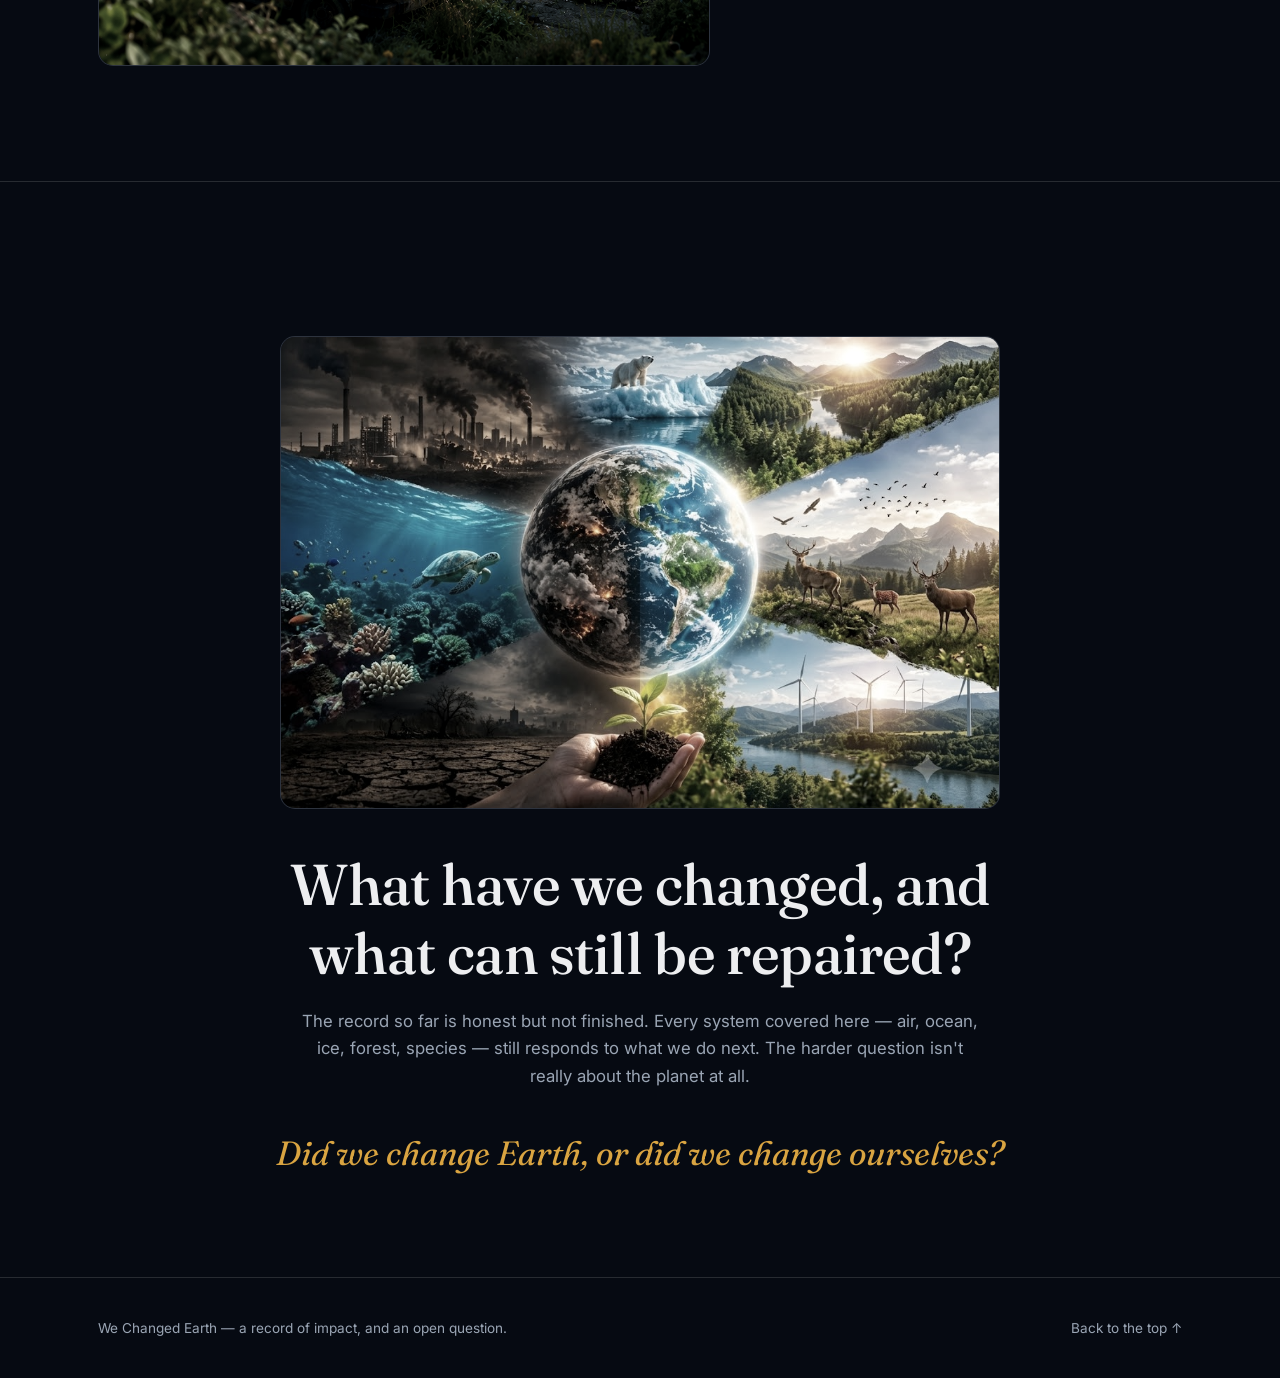
<file: earth1.html>
<!DOCTYPE html>
<html lang="en">

<head>
    <meta charset="UTF-8">
    <meta name="viewport" content="width=device-width, initial-scale=1.0">
    <title>We Changed Earth</title>

    <link rel="preconnect" href="https://fonts.googleapis.com">
    <link rel="preconnect" href="https://fonts.gstatic.com" crossorigin>
    <link
        href="https://fonts.googleapis.com/css2?family=Fraunces:opsz,wght@9..144,300;9..144,500;9..144,600;9..144,700&family=Inter:wght@300;400;500;600&display=swap"
        rel="stylesheet">
    <link href="https://cdnjs.cloudflare.com/ajax/libs/bootstrap/5.3.3/css/bootstrap.min.css" rel="stylesheet">
    <link rel="stylesheet" href="css/earth1.css">
    <link rel="shortcut icon" href="img/image copy 35.png" type="image/x-icon">
</head>

<body>

    <nav class="site-nav">
  <div class="container-narrow">
    <!-- <a href="#top" class="brand"><span class="brand-dot"></span>Meet Earth</a> -->
     <img class="branda" src="img/image copy 40.png" alt="">

    <input type="checkbox" id="navToggle" class="nav-toggle-checkbox">
    <label for="navToggle" class="nav-toggle" aria-label="Toggle menu">
      <span></span>
      <span></span>
      <span></span>
    </label>

    <ul class="nav-links">
      <li><a class="active" href="index.html">Meet</a></li>
      <li><a href="earth.html">Enter</a></li>
      <li><a href="earth1.html">Water &amp; Air</a></li>
      <!-- <li><a href="#ch10">Extremes</a></li> -->
      <li><a href="#ch12">Home</a></li>
    </ul>
  </div>
</nav>

    <!-- 01 HERO -->
    <header id="top" class="hero">
        <div class="container-narrow hero-inner">

            <h1>Then the human arrived.</h1>
            <p class="hero-tagline">For 4.5 billion years, Earth changed on its own schedule. Then one species learned
                to build, burn and multiply — and the schedule changed completely.</p>
            <a href="#ch02" class="cta"><span class="line"></span> See What Changed</a>
        </div>
        <div class="hero-scroll">Scroll to continue</div>
    </header>

    <main>

        <!-- 02 — THE AGE OF INDUSTRY -->
        <section id="ch02" class="chapter">
            <div class="container-narrow">
                <div class="row g-5 align-items-center">
                    <div class="col-lg-5 reveal">
                        <!-- <span class="chapter-number">02</span> -->
                        <p class="chapter-kicker">Where the acceleration began</p>
                        <h2 class="chapter-title">The age of industry</h2>
                        <p class="chapter-lede">For most of human history, our impact on Earth stayed local. That
                            changed in the space of a few generations, once we learned to burn stored sunlight — coal,
                            oil and gas — at industrial scale.</p>
                        <ul class="facts">
                            <li><span class="f-label">Industrial Revolution</span>
                                <p class="f-detail">Beginning around 1760, machines began replacing human and animal
                                    labour.</p>
                            </li>
                            <li><span class="f-label">Factories</span>
                                <p class="f-detail">Mass production concentrated pollution at a scale never seen before.
                                </p>
                            </li>
                            <li><span class="f-label">Fossil fuels</span>
                                <p class="f-detail">Coal, then oil and gas, became the engine of nearly everything built
                                    since.</p>
                            </li>
                        </ul>
                    </div>
                    <div class="col-lg-7 reveal">
                        <div class="media-frame">
                            <img src="img/image copy 18.png" alt="Industrial chimneys emitting smoke into the sky">
                            <!-- <div class="cap">Emissions from industrial chimneys, a defining image of the industrial era</div> -->
                        </div>
                    </div>
                </div>
            </div>
        </section>

        <!-- 03 — THE AIR CHANGED -->
        <section id="ch03" class="chapter">
            <div class="container-narrow">
                <div class="row g-5 align-items-center row-reverse-lg is-rev">
                    <div class="col-lg-5 reveal">
                        <!-- <span class="chapter-number">03</span> -->
                        <p class="chapter-kicker">What we put up there stays</p>
                        <h2 class="chapter-title">The air changed</h2>
                        <p class="chapter-lede">Carbon dioxide levels have risen faster in the last 170 years than in
                            any period scientists can find in the ice-core record — and the atmosphere has responded
                            exactly as physics predicted it would.</p>
                        <ul class="facts">
                            <li><span class="f-label">Carbon emissions</span>
                                <p class="f-detail">Global CO₂ output has grown roughly fourfold since 1950.</p>
                            </li>
                            <li><span class="f-label">Greenhouse gases</span>
                                <p class="f-detail">CO₂, methane and others trap heat that would otherwise escape to
                                    space.</p>
                            </li>
                            <li><span class="f-label">Air pollution</span>
                                <p class="f-detail">Beyond warming, particulate pollution affects health in cities
                                    worldwide.</p>
                            </li>
                        </ul>
                    </div>
                    <div class="col-lg-7 reveal">
                        <div class="media-frame">
                            <img src="img/image copy 19.png"alt="Graph showing CO2 concentration and global temperature rising together since 1850">
                        </div>
                    </div>
                </div>
            </div>
        </section>

        <!-- 04 — THE OCEANS CHANGED -->
        <section id="ch04" class="chapter">
            <div class="container-narrow">
                <div class="row g-5 align-items-center">
                    <div class="col-lg-5 reveal">
                        <!-- <span class="chapter-number">04</span> -->
                        <p class="chapter-kicker">The planet's buffer is straining</p>
                        <h2 class="chapter-title">The oceans changed</h2>
                        <p class="chapter-lede">The ocean has quietly absorbed most of the extra heat and roughly a
                            third of the extra carbon dioxide we've produced. That absorption comes at a cost: warmer
                            water, more acidic chemistry, and a slow accumulation of plastic.</p>
                        <ul class="facts">
                            <li><span class="f-label">Ocean warming</span>
                                <p class="f-detail">Average sea surface temperature has risen measurably since
                                    pre-industrial times.</p>
                            </li>
                            <li><span class="f-label">Acidification</span>
                                <p class="f-detail">Absorbed CO₂ is lowering ocean pH, stressing shell- and
                                    coral-building life.</p>
                            </li>
                            <li><span class="f-label">Ocean pollution</span>
                                <p class="f-detail">Plastic, runoff and waste reach even the most remote waters.</p>
                            </li>
                        </ul>
                    </div>
                    <div class="col-lg-7 reveal">
                        <div class="media-frame">
                            <img src="img/image copy 20.png"alt="Diagram showing ocean warming and acidification with microplastics suspended in water">
                        </div>
                    </div>
                </div>
            </div>
        </section>

        <!-- 05 — THE ICE STARTED MOVING -->
        <section id="ch05" class="chapter">
            <div class="container-narrow">
                <div class="row g-5 align-items-center row-reverse-lg is-rev">
                    <div class="col-lg-5 reveal">
                        <!-- <span class="chapter-number">05</span> -->
                        <p class="chapter-kicker">The planet's clearest gauge</p>
                        <h2 class="chapter-title">The ice started moving</h2>
                        <p class="chapter-lede">Glaciers are slow, patient recorders of climate — and nearly all of
                            them, worldwide, are now retreating. What took centuries to build is melting within a human
                            lifetime.</p>
                        <ul class="facts">
                            <li><span class="f-label">Glaciers</span>
                                <p class="f-detail">The vast majority of the world's monitored glaciers are losing mass.
                                </p>
                            </li>
                            <li><span class="f-label">Polar ice</span>
                                <p class="f-detail">Arctic summer sea ice has shrunk by roughly half since satellite
                                    records began.</p>
                            </li>
                            <li><span class="f-label">Sea level</span>
                                <p class="f-detail">Meltwater and warming seas have raised global sea level over 20 cm
                                    since 1900.</p>
                            </li>
                        </ul>
                    </div>
                    <div class="col-lg-7 reveal">
                        <div class="media-frame">
                            <img src="img/image copy 21.png"alt="A melting glacier with meltwater streaming from the ice">
                            <div class="cap">Melting glacier, Kashmir — one snapshot of a global pattern</div>
                        </div>
                    </div>
                </div>
            </div>
        </section>

        <!-- 06 — FORESTS DISAPPEARED -->
        <section id="ch06" class="chapter">
            <div class="container-narrow">
                <div class="row g-5 align-items-center">
                    <div class="col-lg-5 reveal">
                        <!-- <span class="chapter-number">06</span> -->
                        <p class="chapter-kicker">Cleared faster than it can regrow</p>
                        <h2 class="chapter-title">Forests disappeared</h2>
                        <p class="chapter-lede">Roughly a third of Earth's forests have been cleared since large-scale
                            agriculture began, with the pace accelerating sharply over the last century — mostly for
                            farmland, grazing and timber.</p>
                        <ul class="facts">
                            <li><span class="f-label">Deforestation</span>
                                <p class="f-detail">Tens of thousands of square kilometres of forest are lost every
                                    year.</p>
                            </li>
                            <li><span class="f-label">Habitat loss</span>
                                <p class="f-detail">Clearing removes the homes of countless species at once, not just
                                    trees.</p>
                            </li>
                            <li><span class="f-label">Forest fires</span>
                                <p class="f-detail">Warmer, drier conditions are making wildfire seasons longer and
                                    harsher.</p>
                            </li>
                        </ul>
                    </div>
                    <div class="col-lg-7 reveal">
                        <div class="media-frame">
                            <img src="img/image copy 22.png"alt="Satellite image showing deforestation patterns in the Amazon rainforest">
                            <div class="cap">Deforestation in Rondônia, Brazil, photographed by NASA</div>
                        </div>
                    </div>
                </div>
            </div>
        </section>

        <!-- 07 — SPECIES ARE VANISHING -->
        <section id="ch07" class="chapter">
            <div class="container-narrow">
                <div class="row g-5 align-items-center row-reverse-lg is-rev">
                    <div class="col-lg-5 reveal">
                        <!-- <span class="chapter-number">07</span> -->
                        <p class="chapter-kicker">Quietly, one by one</p>
                        <h2 class="chapter-title">Species are vanishing</h2>
                        <p class="chapter-lede">Extinction is a natural process — but the current rate is estimated at
                            tens to hundreds of times the natural background rate, driven mainly by habitat loss,
                            hunting and a changing climate.</p>
                        <ul class="facts">
                            <li><span class="f-label">Endangered species</span>
                                <p class="f-detail">More than a quarter of assessed species face a meaningful risk of
                                    extinction.</p>
                            </li>
                            <li><span class="f-label">Extinction</span>
                                <p class="f-detail">Some losses, like the passenger pigeon, are already permanent.</p>
                            </li>
                            <li><span class="f-label">Biodiversity loss</span>
                                <p class="f-detail">Wildlife population sizes have fallen sharply on average since 1970.
                                </p>
                            </li>
                        </ul>
                    </div>
                    <div class="col-lg-7 reveal">
                        <div class="media-frame">
                            <img src="img/image copy 23.png"alt="A thin polar bear on shrinking Arctic sea ice">
                            <div class="cap">A polar bear on the ice it depends on to hunt</div>
                        </div>
                    </div>
                </div>
            </div>
        </section>

        <!-- 08 — THE PLASTIC PLANET -->
        <section id="ch08" class="chapter">
            <div class="container-narrow">
                <div class="row g-5 align-items-center">
                    <div class="col-lg-5 reveal">
                        <!-- <span class="chapter-number">08</span> -->
                        <p class="chapter-kicker">A material that doesn't leave</p>
                        <h2 class="chapter-title">The plastic planet</h2>
                        <p class="chapter-lede">Humanity has produced more plastic in the last twenty years than in all
                            the decades before that combined. Almost none of it has fully disappeared — it just gets
                            smaller.</p>
                        <ul class="facts">
                            <li><span class="f-label">Plastic production</span>
                                <p class="f-detail">Global output now exceeds 400 million tonnes a year.</p>
                            </li>
                            <li><span class="f-label">Ocean plastic</span>
                                <p class="f-detail">An estimated 8 million tonnes enters the ocean annually.</p>
                            </li>
                            <li><span class="f-label">Microplastics</span>
                                <p class="f-detail">Fragments now show up in rain, soil, and human blood.</p>
                            </li>
                        </ul>
                    </div>
                    <div class="col-lg-7 reveal">
                        <div class="media-frame">
                            <img src="img/image copy 24.png" alt="Marine plastic debris washed up on a beach">
                            <div class="cap">Marine debris on a Hawaiian Islands shoreline</div>
                        </div>
                    </div>
                </div>
            </div>
        </section>

        <!-- 09 — THE CITY PLANET -->
        <section id="ch09" class="chapter">
            <div class="container-narrow">
                <div class="row g-5 align-items-center row-reverse-lg is-rev">
                    <div class="col-lg-5 reveal">
                        <!-- <span class="chapter-number">09</span> -->
                        <p class="chapter-kicker">Where most of us now live</p>
                        <h2 class="chapter-title">The city planet</h2>
                        <p class="chapter-lede">More than half of humanity now lives in cities, a milestone crossed only
                            recently in our history. Concrete and asphalt trap heat, reshape rainfall, and are quietly
                            becoming one of the planet's largest surfaces.</p>
                        <ul class="facts">
                            <li><span class="f-label">Urbanization</span>
                                <p class="f-detail">The urban share of the population has more than doubled since 1950.
                                </p>
                            </li>
                            <li><span class="f-label">Heat islands</span>
                                <p class="f-detail">Cities can run several degrees warmer than the countryside around
                                    them.</p>
                            </li>
                            <li><span class="f-label">Green cities</span>
                                <p class="f-detail">Parks and tree cover are increasingly treated as infrastructure, not
                                    decoration.</p>
                            </li>
                        </ul>
                    </div>
                    <div class="col-lg-7 reveal">
                        <div class="media-frame">
                            <img src="img/image copy 25.png"alt="A dense city skyline of skyscrapers">
                        </div>
                    </div>
                </div>
            </div>
        </section>

        <!-- 10 — THE INVISIBLE FOOTPRINT -->
        <section id="ch10" class="chapter">
            <div class="container-narrow">
                <div class="row g-5 align-items-center">
                    <div class="col-lg-5 reveal">
                        <!-- <span class="chapter-number">10</span> -->
                        <p class="chapter-kicker">The part that's harder to see</p>
                        <h2 class="chapter-title">The invisible footprint</h2>
                        <p class="chapter-lede">Every meal, purchase and trip carries a hidden ledger — carbon released,
                            water consumed, waste created. None of it shows up on the receipt, but all of it adds up
                            somewhere.</p>
                        <ul class="facts">
                            <li><span class="f-label">Carbon footprint</span>
                                <p class="f-detail">The greenhouse gas cost of a single life varies enormously by
                                    country.</p>
                            </li>
                            <li><span class="f-label">Water footprint</span>
                                <p class="f-detail">A single burger can represent well over a thousand litres of water.
                                </p>
                            </li>
                            <li><span class="f-label">Consumption &amp; waste</span>
                                <p class="f-detail">Global resource use has roughly tripled since 1970.</p>
                            </li>
                        </ul>
                    </div>
                    <div class="col-lg-7 reveal">
                        <div class="media-frame">
                            <img src="img/image copy 26.png" alt="Diagram breaking a footprint into carbon, water, consumption and waste categories">
                        </div>
                    </div>
                </div>
            </div>
        </section>

        <!-- 11 — EARTH WITHOUT US -->
        <section id="ch11" class="chapter">
            <div class="container-narrow">
                <div class="row g-5 align-items-center row-reverse-lg is-rev">
                    <div class="col-lg-5 reveal">
                        <!-- <span class="chapter-number">11</span> -->
                        <p class="chapter-kicker">A thought experiment</p>
                        <h2 class="chapter-title">Earth without us</h2>
                        <p class="chapter-lede">If humans vanished tomorrow, how long would our mark actually last? The
                            honest answer is: less than you'd think, and longer than you'd hope — depending entirely on
                            what you're asking about.</p>
                        <ul class="facts">
                            <li><span class="f-label">Day 1</span>
                                <p class="f-detail">Without maintenance, power and water systems begin failing almost
                                    immediately.</p>
                            </li>
                            <li><span class="f-label">100 years</span>
                                <p class="f-detail">Most wooden and unmaintained structures have collapsed.</p>
                            </li>
                            <li><span class="f-label">1,000 years</span>
                                <p class="f-detail">Forests have reclaimed the great majority of cities.</p>
                            </li>
                            <li><span class="f-label">1 million years</span>
                                <p class="f-detail">Almost everything we built has eroded away or been buried.</p>
                            </li>
                        </ul>
                    </div>
                    <div class="col-lg-7 reveal">
                        <div class="media-frame">
                            <img src="img/image copy 27.png" alt="Timeline showing how Earth would recover across a day, a century, a millennium and a million years">
                        </div>
                    </div>
                </div>
            </div>
        </section>

        <!-- 12 — THE QUESTION -->
        <section id="ch12" class="chapter finale">
            <div class="container-narrow">
                <div class="media-frame finale-media reveal">
                    <img src="img/image copy 28.png"alt="A symbolic illustration of the Earth marked by a crack, representing an open question">
                </div>
                <!-- <span class="chapter-number" style="margin:1rem auto 1rem;">12</span> -->
                <h2 class="reveal">What have we changed, and what can still be repaired?</h2>
                <p class="reveal">The record so far is honest but not finished. Every system covered here — air, ocean,
                    ice, forest, species — still responds to what we do next. The harder question isn't really about the
                    planet at all.</p>
                <span class="home-word reveal">Did we change Earth, or did we change ourselves?</span>
            </div>
        </section>

    </main>

    <footer>
        <div class="container-narrow d-flex flex-wrap justify-content-between align-items-center gap-2">
            <p>We Changed Earth — a record of impact, and an open question.</p>
            <a href="#top" class="back-top">Back to the top ↑</a>
        </div>
    </footer>

    <script src="https://cdnjs.cloudflare.com/ajax/libs/bootstrap/5.3.3/js/bootstrap.bundle.min.js"></script>
    <script>
        const io = new IntersectionObserver((entries) => {
            entries.forEach(e => { if (e.isIntersecting) { e.target.classList.add('in'); io.unobserve(e.target); } });
        }, { threshold: 0.18 });
        document.querySelectorAll('.reveal').forEach(el => io.observe(el));
    </script>
</body>

</html>
</file>
<file: css/earth.css>
:root {
  --void: #060A12;
  --panel: #0D1420;
  --ivory: #EDEEF0;
  --mist: #9AA5B4;
  --ocean: #1C6E8C;
  --ember: #C1440E;
  --moss: #3C6E47;
  --gold: #D9A441;
  --rule: rgba(237, 238, 240, 0.14);
}

::selection {
  background: var(--ocean);
  color: var(--void);
}

html {
  scroll-behavior: smooth;
}

body {
  background: var(--void);
  color: var(--ivory);
  font-family: 'Inter', -apple-system, sans-serif;
  font-weight: 400;
  line-height: 1.65;
  -webkit-font-smoothing: antialiased;
  overflow-x: hidden;
}

h1,
h2,
h3,
.display-serif {
  font-family: 'Fraunces', Georgia, serif;
  letter-spacing: -0.01em;
}

.container-narrow {
  max-width: 1180px;
  margin: 0 auto;
  padding: 0 clamp(1.25rem, 4vw, 3rem);
}

p,
li {
  max-width: 62ch;
  color: var(--mist);
  font-size: 1.05rem;
}

a {
  color: inherit;
}

/* ---------- DEPTH RAIL ---------- */
/* A vertical progress indicator on the right edge, reinforcing the descent narrative */
.depth-rail {
  position: fixed;
  top: 66px;
  right: 0;
  bottom: 0;
  width: 3px;
  z-index: 90;
  background: var(--rule);
}

.depth-rail-fill {
  width: 100%;
  height: 0%;
  background: linear-gradient(180deg, var(--ocean), var(--gold));
  transition: height .1s linear;
}

@media (max-width: 700px) {
  .depth-rail {
    display: none;
  }
}

/* ---------- NAV ---------- */
.site-nav {
  position: fixed;
  top: 0;
  left: 0;
  right: 0;
  z-index: 100;
  background: rgba(6, 10, 18, 0.72);
  backdrop-filter: blur(10px);
  border-bottom: 1px solid var(--rule);
  transition: border-color .3s ease;
}

.site-nav .container-narrow {
  display: flex;
  align-items: center;
  justify-content: space-between;
  height: 66px;
  position: relative; /* NEW — gives .nav-links a positioning anchor */
}
.branda{

  width: 130px;
}
.brand {
  font-family: 'Fraunces', serif;
  font-weight: 600;
  font-size: 1.15rem;
  color: var(--ivory);
  text-decoration: none;
  display: flex;
  align-items: center;
  gap: .5rem;
}

.brand-dot {
  width: 9px;
  height: 9px;
  border-radius: 50%;
  background: var(--ocean);
  display: inline-block;
}

.nav-links {
  display: flex;
  gap: 1.9rem;
  list-style: none;
  margin: 0;
  padding: 0;
}

.nav-links a {
  font-size: .88rem;
  color: var(--mist);
  text-decoration: none;
  position: relative;
  padding-bottom: 4px;
}

.nav-links a::after {
  content: "";
  position: absolute;
  left: 0;
  bottom: 0;
  height: 1px;
  width: 0;
  background: var(--ocean);
  transition: width .28s ease;
}

.nav-links a:hover {
  color: var(--ivory);
}

.nav-links a:hover::after {
  width: 100%;
}

/* ============ NEW: hamburger + checkbox toggle ============ */

.nav-toggle-checkbox {
  position: absolute;
  opacity: 0;
  pointer-events: none;
}

.nav-toggle {
  display: none;
  flex-direction: column;
  justify-content: space-between;
  width: 24px;
  height: 18px;
  cursor: pointer;
  z-index: 101;
}

.nav-toggle span {
  display: block;
  height: 2px;
  width: 100%;
  background: var(--ivory);
  border-radius: 2px;
  transition: transform .28s ease, opacity .28s ease;
}

.nav-toggle-checkbox:checked ~ .nav-toggle span:nth-child(1) {
  transform: translateY(8px) rotate(45deg);
}
.nav-toggle-checkbox:checked ~ .nav-toggle span:nth-child(2) {
  opacity: 0;
}
.nav-toggle-checkbox:checked ~ .nav-toggle span:nth-child(3) {
  transform: translateY(-8px) rotate(-45deg);
}

@media (max-width: 900px) {
  .nav-toggle {
    display: flex;
  }

  .nav-links {
    position: absolute; /* anchored to .container-narrow, which is now position: relative */
    top: 66px;
    left: 0;
    right: 0;
    flex-direction: column;
    gap: 0;
    background: rgba(6, 10, 18, 0.96);
    backdrop-filter: blur(10px);
    visibility: hidden;
    opacity: 0;
    transform: translateY(-10px);
    transition: opacity .28s ease, transform .28s ease, visibility 0s linear .28s;
  }

  .nav-toggle-checkbox:checked ~ .nav-links {
    visibility: visible;
    opacity: 1;
    transform: translateY(0);
    transition: opacity .28s ease, transform .28s ease, visibility 0s linear 0s;
  }

  .nav-links li {
    padding: 1rem 1.5rem;
    border-bottom: 1px solid var(--rule);
  }
}

/* ---------- HERO ---------- */
.hero {
  position: relative;
  min-height: 100vh;
  display: flex;
  align-items: flex-end;
  background: #000 url('https://commons.wikimedia.org/wiki/Special:FilePath/The%20Blue%20Marble%2C%20AS17-148-22727.jpg?width=1920') center 62% / cover no-repeat;
}

.hero::before {
  content: "";
  position: absolute;
  inset: 0;
  background: linear-gradient(180deg, rgba(6, 10, 18, 0.15) 0%, rgba(6, 10, 18, 0.35) 45%, rgba(6, 10, 18, 0.96) 96%);
}

.hero-inner {
  position: relative;
  z-index: 2;
  padding-bottom: 6.5rem;
  width: 100%;
}

.hero-eyebrow {
  color: var(--ocean);
  font-size: .8rem;
  letter-spacing: .06em;
  margin-bottom: 1.1rem;
  opacity: 0;
  transform: translateY(10px);
  animation: rise .9s .15s ease forwards;
}

.hero h1 {
  font-size: clamp(2.6rem, 6.4vw, 5.1rem);
  font-weight: 500;
  color: var(--ivory);
  max-width: 16ch;
  margin-bottom: 1.4rem;
  line-height: 1.04;
  opacity: 0;
  transform: translateY(16px);
  animation: rise 1s .3s ease forwards;
}

.hero-tagline {
  font-size: 1.2rem;
  color: var(--mist);
  max-width: 42ch;
  margin-bottom: 2.4rem;
  opacity: 0;
  transform: translateY(16px);
  animation: rise 1s .5s ease forwards;
}

@keyframes rise {
  to {
    opacity: 1;
    transform: none;
  }
}

.cta {
  display: inline-flex;
  align-items: center;
  gap: .65rem;
  border: 1px solid rgba(237, 238, 240, 0.35);
  color: var(--ivory);
  text-decoration: none;
  padding: .85rem 1.6rem;
  font-size: .95rem;
  border-radius: 2px;
  position: relative;
  overflow: hidden;
  opacity: 0;
  transform: translateY(16px);
  animation: rise 1s .7s ease forwards;
  transition: border-color .3s ease, color .3s ease;
}

.cta span.line {
  width: 26px;
  height: 1px;
  background: var(--ivory);
  transition: width .35s ease, background .35s ease;
}

.cta:hover {
  border-color: var(--ocean);
  color: var(--ocean);
}

.cta:hover span.line {
  width: 40px;
  background: var(--ocean);
}

.hero-scroll {
  position: absolute;
  right: clamp(1.25rem, 4vw, 3rem);
  bottom: 2.4rem;
  z-index: 2;
  writing-mode: vertical-rl;
  color: var(--mist);
  font-size: .78rem;
  letter-spacing: .08em;
  display: flex;
  align-items: center;
  gap: .7rem;
}

.hero-scroll::after {
  content: "";
  width: 1px;
  height: 46px;
  background: var(--rule);
}

/* ---------- CHAPTER STRUCTURE ---------- */
.chapter {
  padding: clamp(4.5rem, 9vw, 8rem) 0;
  border-top: 1px solid var(--rule);
  position: relative;
}

.chapter-number {
  font-family: 'Fraunces', serif;
  font-weight: 300;
  font-size: clamp(3rem, 7vw, 5.4rem);
  color: transparent;
  -webkit-text-stroke: 1px rgba(237, 238, 240, 0.28);
  line-height: 1;
  margin-bottom: 1rem;
  display: block;
}

.chapter-kicker {
  color: var(--accent, var(--ocean));
  font-size: .85rem;
  margin-bottom: .6rem;
}

.chapter-title {
  font-size: clamp(1.8rem, 3.4vw, 2.7rem);
  font-weight: 500;
  color: var(--ivory);
  max-width: 16ch;
  margin-bottom: 1.3rem;
}

.chapter-lede {
  font-size: 1.12rem;
  color: var(--mist);
  max-width: 52ch;
  margin-bottom: 2.6rem;
}

.media-frame {
  position: relative;
  overflow: hidden;
  background: var(--panel);
  border: 1px solid var(--rule);
  border-radius: 15px;
}

.media-frame img {
  width: 100%;
  height: 100%;
  object-fit: cover;
  display: block;
  filter: grayscale(55%) contrast(1.02);
  transition: filter .6s ease, transform .8s ease;
}

.media-frame:hover img {
  filter: grayscale(0%) contrast(1.05);
  transform: scale(1.035);
}

.media-frame .cap {
  position: absolute;
  left: 0;
  right: 0;
  bottom: 0;
  padding: .9rem 1.1rem;
  font-size: .78rem;
  color: var(--mist);
  background: linear-gradient(0deg, rgba(6, 10, 18, .85), transparent);
}

.facts {
  list-style: none;
  margin: 0;
  padding: 0;
  border-top: 1px solid var(--rule);
}

.facts li {
  display: flex;
  gap: 1.3rem;
  padding: 1.15rem 0;
  border-bottom: 1px solid var(--rule);
  max-width: none;
  align-items: baseline;
  transition: padding-left .3s ease, border-color .3s ease;
}

.facts li:hover {
  padding-left: 5px;
  border-color: var(--accent, var(--ocean));
}

.facts li .f-label {
  color: var(--ivory);
  font-family: 'Fraunces', serif;
  font-size: 1.05rem;
  min-width: 148px;
  flex-shrink: 0;
}

.facts li .f-detail {
  color: var(--mist);
  font-size: .96rem;
  margin: 0;
}

.reveal {
  opacity: 0;
  transform: translateY(26px);
  transition: opacity .8s ease, transform .8s ease;
}

.reveal.in {
  opacity: 1;
  transform: none;
}

/* alternating layout */
.row-reverse-lg {
  flex-direction: row;
}

@media (min-width: 992px) {
  .row-reverse-lg.is-rev {
    flex-direction: row-reverse;
  }
}

/* section-specific accents, matching each chapter's theme */
#ch02 {
  --accent: var(--ocean);
}

#ch03 {
  --accent: var(--ocean);
}

#ch04 {
  --accent: var(--ocean);
}

#ch05 {
  --accent: var(--ember);
}

#ch06 {
  --accent: var(--moss);
}

#ch07 {
  --accent: var(--moss);
}

#ch08 {
  --accent: var(--moss);
}

#ch09 {
  --accent: var(--gold);
}

#ch10 {
  --accent: var(--ocean);
}

#ch11 {
  --accent: var(--gold);
}

#ch12 {
  --accent: var(--gold);
}

/* ---------- FINALE ---------- */
.finale {
  position: relative;
  padding: clamp(6rem, 12vw, 10rem) 0 clamp(4rem, 8vw, 6rem);
  text-align: center;
  overflow: hidden;
}

.finale-media {
  max-width: 720px;
  margin: 0 auto 2.6rem;
  aspect-ratio: 800 / 560;
}

.finale h2 {
  font-size: clamp(2.1rem, 5vw, 3.6rem);
  font-weight: 500;
  max-width: 20ch;
  margin: 0 auto 1.2rem;
}

.finale p {
  margin: 0 auto;
  text-align: center;
}

.finale .home-word {
  display: block;
  margin-top: 2.2rem;
  font-family: 'Fraunces', serif;
  font-style: italic;
  font-size: clamp(1.6rem, 3vw, 2.1rem);
  color: var(--gold);
}

footer {
  border-top: 1px solid var(--rule);
  padding: 2.4rem 0;
}

footer p {
  font-size: .85rem;
  color: var(--mist);
  max-width: none;
  margin: 0;
}

.back-top {
  color: var(--mist);
  text-decoration: none;
  font-size: .85rem;
  display: inline-flex;
  align-items: center;
  gap: .5rem;
}

.back-top:hover {
  color: var(--ivory);
}

@media (prefers-reduced-motion: reduce) {
  * {
    animation-duration: 0.01ms !important;
    transition-duration: 0.01ms !important;
  }
}
</file>
<file: css/earth1.css>
:root {
    --void: #060A12;
    --panel: #0D1420;
    --ivory: #EDEEF0;
    --mist: #9AA5B4;
    --ocean: #1C6E8C;
    --ember: #C1440E;
    --moss: #3C6E47;
    --gold: #D9A441;
    --rule: rgba(237, 238, 240, 0.14);
}

::selection {
    background: var(--ocean);
    color: var(--void);
}

html {
    scroll-behavior: smooth;
}

body {
    background: var(--void);
    color: var(--ivory);
    font-family: 'Inter', -apple-system, sans-serif;
    font-weight: 400;
    line-height: 1.65;
    -webkit-font-smoothing: antialiased;
    overflow-x: hidden;
}

h1,
h2,
h3,
.display-serif {
    font-family: 'Fraunces', Georgia, serif;
    letter-spacing: -0.01em;
}

.container-narrow {
    max-width: 1180px;
    margin: 0 auto;
    padding: 0 clamp(1.25rem, 4vw, 3rem);
}

p,
li {
    max-width: 62ch;
    color: var(--mist);
    font-size: 1.05rem;
}

a {
    color: inherit;
}

/* ---------- NAV ---------- */
.site-nav {
  position: fixed;
  top: 0;
  left: 0;
  right: 0;
  z-index: 100;
  background: rgba(6, 10, 18, 0.72);
  backdrop-filter: blur(10px);
  border-bottom: 1px solid var(--rule);
  transition: border-color .3s ease;
}

.site-nav .container-narrow {
  display: flex;
  align-items: center;
  justify-content: space-between;
  height: 66px;
  position: relative; /* NEW — gives .nav-links a positioning anchor */
}
.branda{

  width: 130px;
}
.brand {
  font-family: 'Fraunces', serif;
  font-weight: 600;
  font-size: 1.15rem;
  color: var(--ivory);
  text-decoration: none;
  display: flex;
  align-items: center;
  gap: .5rem;
}

.brand-dot {
  width: 9px;
  height: 9px;
  border-radius: 50%;
  background: var(--ocean);
  display: inline-block;
}

.nav-links {
  display: flex;
  gap: 1.9rem;
  list-style: none;
  margin: 0;
  padding: 0;
}

.nav-links a {
  font-size: .88rem;
  color: var(--mist);
  text-decoration: none;
  position: relative;
  padding-bottom: 4px;
}

.nav-links a::after {
  content: "";
  position: absolute;
  left: 0;
  bottom: 0;
  height: 1px;
  width: 0;
  background: var(--ocean);
  transition: width .28s ease;
}

.nav-links a:hover {
  color: var(--ivory);
}

.nav-links a:hover::after {
  width: 100%;
}

/* ============ NEW: hamburger + checkbox toggle ============ */

.nav-toggle-checkbox {
  position: absolute;
  opacity: 0;
  pointer-events: none;
}

.nav-toggle {
  display: none;
  flex-direction: column;
  justify-content: space-between;
  width: 24px;
  height: 18px;
  cursor: pointer;
  z-index: 101;
}

.nav-toggle span {
  display: block;
  height: 2px;
  width: 100%;
  background: var(--ivory);
  border-radius: 2px;
  transition: transform .28s ease, opacity .28s ease;
}

.nav-toggle-checkbox:checked ~ .nav-toggle span:nth-child(1) {
  transform: translateY(8px) rotate(45deg);
}
.nav-toggle-checkbox:checked ~ .nav-toggle span:nth-child(2) {
  opacity: 0;
}
.nav-toggle-checkbox:checked ~ .nav-toggle span:nth-child(3) {
  transform: translateY(-8px) rotate(-45deg);
}

@media (max-width: 900px) {
  .nav-toggle {
    display: flex;
  }

  .nav-links {
    position: absolute; /* anchored to .container-narrow, which is now position: relative */
    top: 66px;
    left: 0;
    right: 0;
    flex-direction: column;
    gap: 0;
    background: rgba(6, 10, 18, 0.96);
    backdrop-filter: blur(10px);
    visibility: hidden;
    opacity: 0;
    transform: translateY(-10px);
    transition: opacity .28s ease, transform .28s ease, visibility 0s linear .28s;
  }

  .nav-toggle-checkbox:checked ~ .nav-links {
    visibility: visible;
    opacity: 1;
    transform: translateY(0);
    transition: opacity .28s ease, transform .28s ease, visibility 0s linear 0s;
  }

  .nav-links li {
    padding: 1rem 1.5rem;
    border-bottom: 1px solid var(--rule);
  }
}

/* ---------- HERO ---------- */
.hero {
    position: relative;
    min-height: 100vh;
    display: flex;
    align-items: flex-end;
    background: #000 url('https://commons.wikimedia.org/wiki/Special:FilePath/An%20aerial%20view%20of%20urban%20sprawl%20population%20density.jpg?width=1920') center 62% / cover no-repeat;
}

.hero::before {
    content: "";
    position: absolute;
    inset: 0;
    background: linear-gradient(180deg, rgba(6, 10, 18, 0.15) 0%, rgba(6, 10, 18, 0.35) 45%, rgba(6, 10, 18, 0.96) 96%);
}

.hero-inner {
    position: relative;
    z-index: 2;
    padding-bottom: 6.5rem;
    width: 100%;
}

.hero-eyebrow {
    color: var(--ocean);
    font-size: .8rem;
    letter-spacing: .06em;
    margin-bottom: 1.1rem;
    opacity: 0;
    transform: translateY(10px);
    animation: rise .9s .15s ease forwards;
}

.hero h1 {
    font-size: clamp(2.6rem, 6.4vw, 5.1rem);
    font-weight: 500;
    color: var(--ivory);
    max-width: 16ch;
    margin-bottom: 1.4rem;
    line-height: 1.04;
    opacity: 0;
    transform: translateY(16px);
    animation: rise 1s .3s ease forwards;
}

.hero-tagline {
    font-size: 1.2rem;
    color: var(--mist);
    max-width: 42ch;
    margin-bottom: 2.4rem;
    opacity: 0;
    transform: translateY(16px);
    animation: rise 1s .5s ease forwards;
}

@keyframes rise {
    to {
        opacity: 1;
        transform: none;
    }
}

.cta {
    display: inline-flex;
    align-items: center;
    gap: .65rem;
    border: 1px solid rgba(237, 238, 240, 0.35);
    color: var(--ivory);
    text-decoration: none;
    padding: .85rem 1.6rem;
    font-size: .95rem;
    border-radius: 2px;
    position: relative;
    overflow: hidden;
    opacity: 0;
    transform: translateY(16px);
    animation: rise 1s .7s ease forwards;
    transition: border-color .3s ease, color .3s ease;
}

.cta span.line {
    width: 26px;
    height: 1px;
    background: var(--ivory);
    transition: width .35s ease, background .35s ease;
}

.cta:hover {
    border-color: var(--ocean);
    color: var(--ocean);
}

.cta:hover span.line {
    width: 40px;
    background: var(--ocean);
}

.hero-scroll {
    position: absolute;
    right: clamp(1.25rem, 4vw, 3rem);
    bottom: 2.4rem;
    z-index: 2;
    writing-mode: vertical-rl;
    color: var(--mist);
    font-size: .78rem;
    letter-spacing: .08em;
    display: flex;
    align-items: center;
    gap: .7rem;
}

.hero-scroll::after {
    content: "";
    width: 1px;
    height: 46px;
    background: var(--rule);
}

/* ---------- CHAPTER STRUCTURE ---------- */
.chapter {
    padding: clamp(4.5rem, 9vw, 8rem) 0;
    border-top: 1px solid var(--rule);
    position: relative;
}

.chapter-number {
    font-family: 'Fraunces', serif;
    font-weight: 300;
    font-size: clamp(3rem, 7vw, 5.4rem);
    color: transparent;
    -webkit-text-stroke: 1px rgba(237, 238, 240, 0.28);
    line-height: 1;
    margin-bottom: 1rem;
    display: block;
}

.chapter-kicker {
    color: var(--accent, var(--ocean));
    font-size: .85rem;
    margin-bottom: .6rem;
}

.chapter-title {
    font-size: clamp(1.8rem, 3.4vw, 2.7rem);
    font-weight: 500;
    color: var(--ivory);
    max-width: 16ch;
    margin-bottom: 1.3rem;
}

.chapter-lede {
    font-size: 1.12rem;
    color: var(--mist);
    max-width: 52ch;
    margin-bottom: 2.6rem;
}

.media-frame {
    position: relative;
    overflow: hidden;
    background: var(--panel);
    border: 1px solid var(--rule);
    border-radius: 15px;
}

.media-frame img {
    width: 100%;
    height: 100%;
    object-fit: cover;
    display: block;
    filter: grayscale(55%) contrast(1.02);
    transition: filter .6s ease, transform .8s ease;
}

.media-frame:hover img {
    filter: grayscale(0%) contrast(1.05);
    transform: scale(1.035);
}

.media-frame .cap {
    position: absolute;
    left: 0;
    right: 0;
    bottom: 0;
    padding: .9rem 1.1rem;
    font-size: .78rem;
    color: var(--mist);
    background: linear-gradient(0deg, rgba(6, 10, 18, .85), transparent);
}

.facts {
    list-style: none;
    margin: 0;
    padding: 0;
    border-top: 1px solid var(--rule);
}

.facts li {
    display: flex;
    gap: 1.3rem;
    padding: 1.15rem 0;
    border-bottom: 1px solid var(--rule);
    max-width: none;
    align-items: baseline;
    transition: padding-left .3s ease, border-color .3s ease;
}

.facts li:hover {
    padding-left: 5px;
    border-color: var(--accent, var(--ocean));
}

.facts li .f-label {
    color: var(--ivory);
    font-family: 'Fraunces', serif;
    font-size: 1.05rem;
    min-width: 148px;
    flex-shrink: 0;
}

.facts li .f-detail {
    color: var(--mist);
    font-size: .96rem;
    margin: 0;
}

.reveal {
    opacity: 0;
    transform: translateY(26px);
    transition: opacity .8s ease, transform .8s ease;
}

.reveal.in {
    opacity: 1;
    transform: none;
}

/* alternating layout */
.row-reverse-lg {
    flex-direction: row;
}

@media (min-width: 992px) {
    .row-reverse-lg.is-rev {
        flex-direction: row-reverse;
    }
}

/* section-specific accents, matching each chapter's theme */
#ch02 {
    --accent: var(--ember);
}

#ch03 {
    --accent: var(--ember);
}

#ch04 {
    --accent: var(--ocean);
}

#ch05 {
    --accent: var(--ocean);
}

#ch06 {
    --accent: var(--moss);
}

#ch07 {
    --accent: var(--ember);
}

#ch08 {
    --accent: var(--gold);
}

#ch09 {
    --accent: var(--ember);
}

#ch10 {
    --accent: var(--gold);
}

#ch11 {
    --accent: var(--moss);
}

#ch12 {
    --accent: var(--gold);
}

/* ---------- FINALE ---------- */
.finale {
    position: relative;
    padding: clamp(6rem, 12vw, 10rem) 0 clamp(4rem, 8vw, 6rem);
    text-align: center;
    overflow: hidden;
}

.finale-media {
    max-width: 720px;
    margin: 0 auto 2.6rem;
    aspect-ratio: 700 / 460;
}

.finale h2 {
    font-size: clamp(2.1rem, 5vw, 3.6rem);
    font-weight: 500;
    max-width: 20ch;
    margin: 0 auto 1.2rem;
}

.finale p {
    margin: 0 auto;
    text-align: center;
}

.finale .home-word {
    display: block;
    margin-top: 2.2rem;
    font-family: 'Fraunces', serif;
    font-style: italic;
    font-size: clamp(1.6rem, 3vw, 2.1rem);
    color: var(--gold);
}

footer {
    border-top: 1px solid var(--rule);
    padding: 2.4rem 0;
}

footer p {
    font-size: .85rem;
    color: var(--mist);
    max-width: none;
    margin: 0;
}

.back-top {
    color: var(--mist);
    text-decoration: none;
    font-size: .85rem;
    display: inline-flex;
    align-items: center;
    gap: .5rem;
}

.back-top:hover {
    color: var(--ivory);
}

@media (prefers-reduced-motion: reduce) {
    * {
        animation-duration: 0.01ms !important;
        transition-duration: 0.01ms !important;
    }
}
</file>
